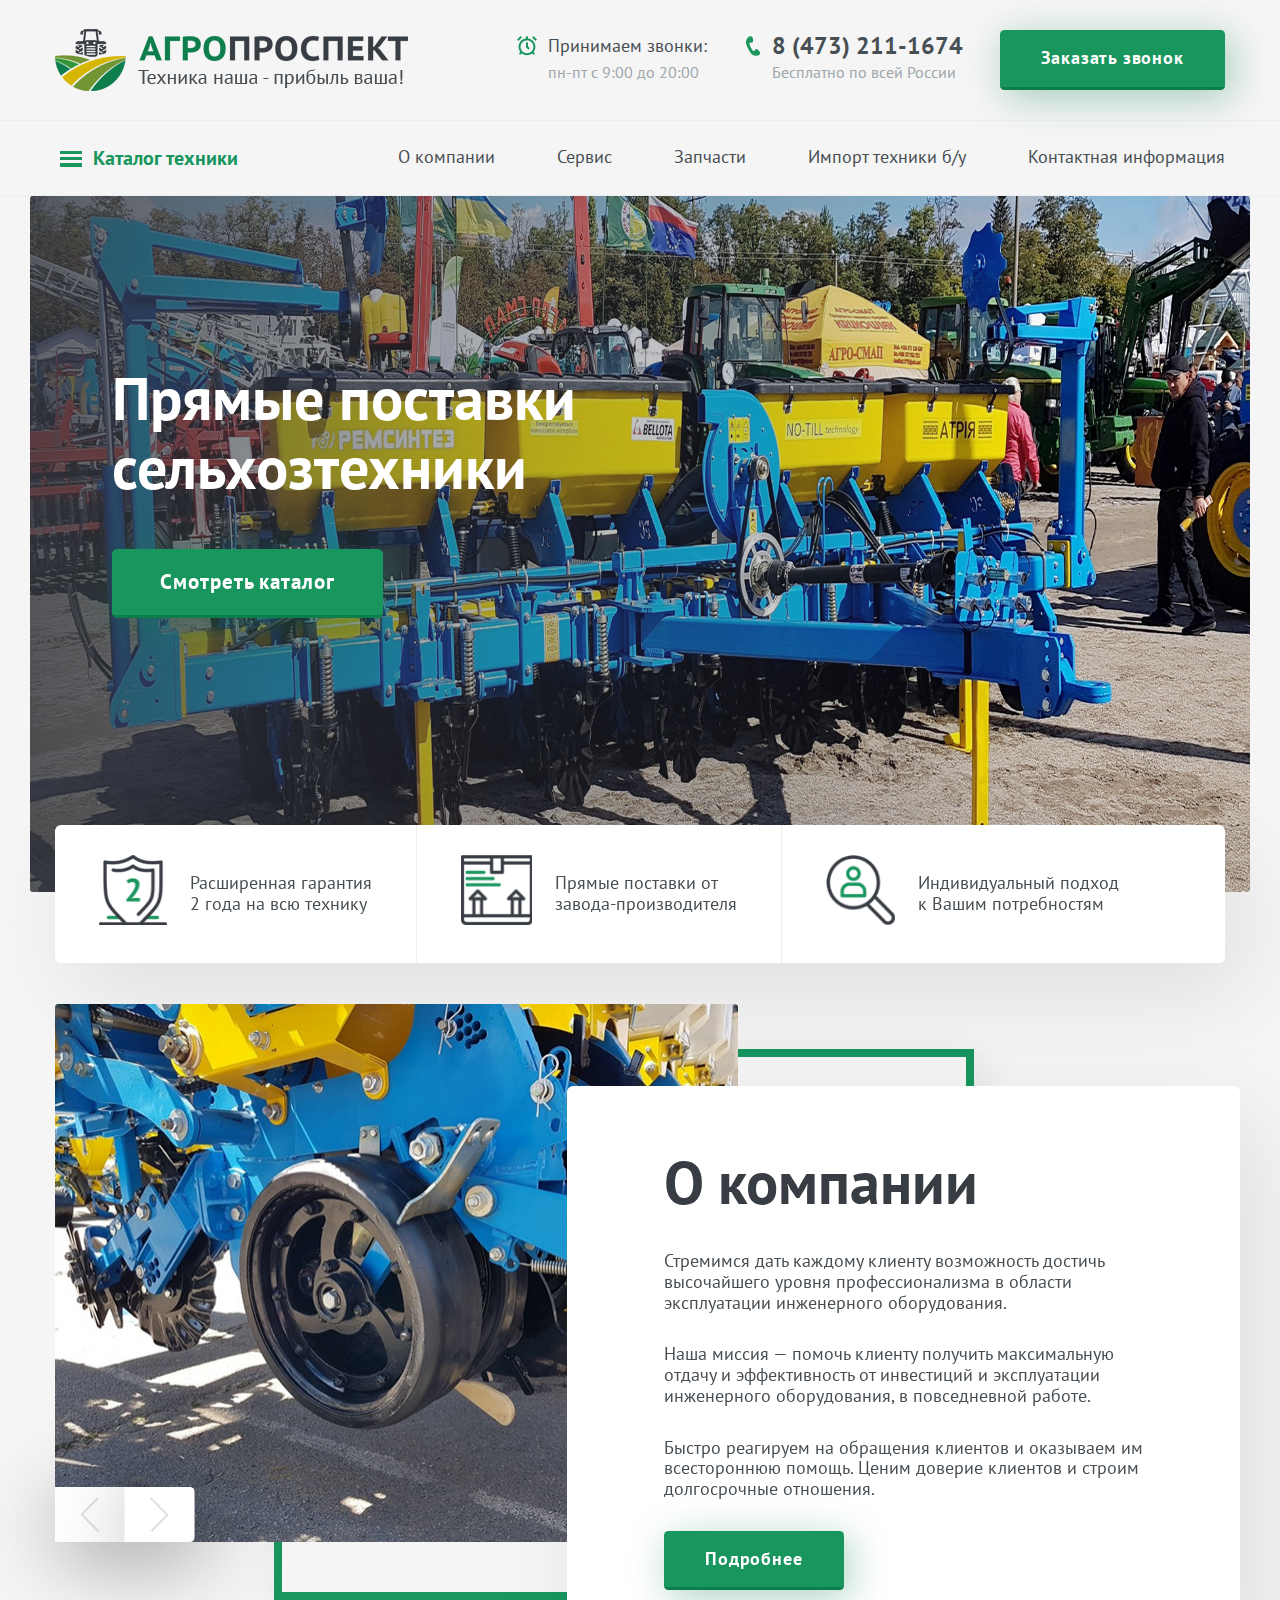
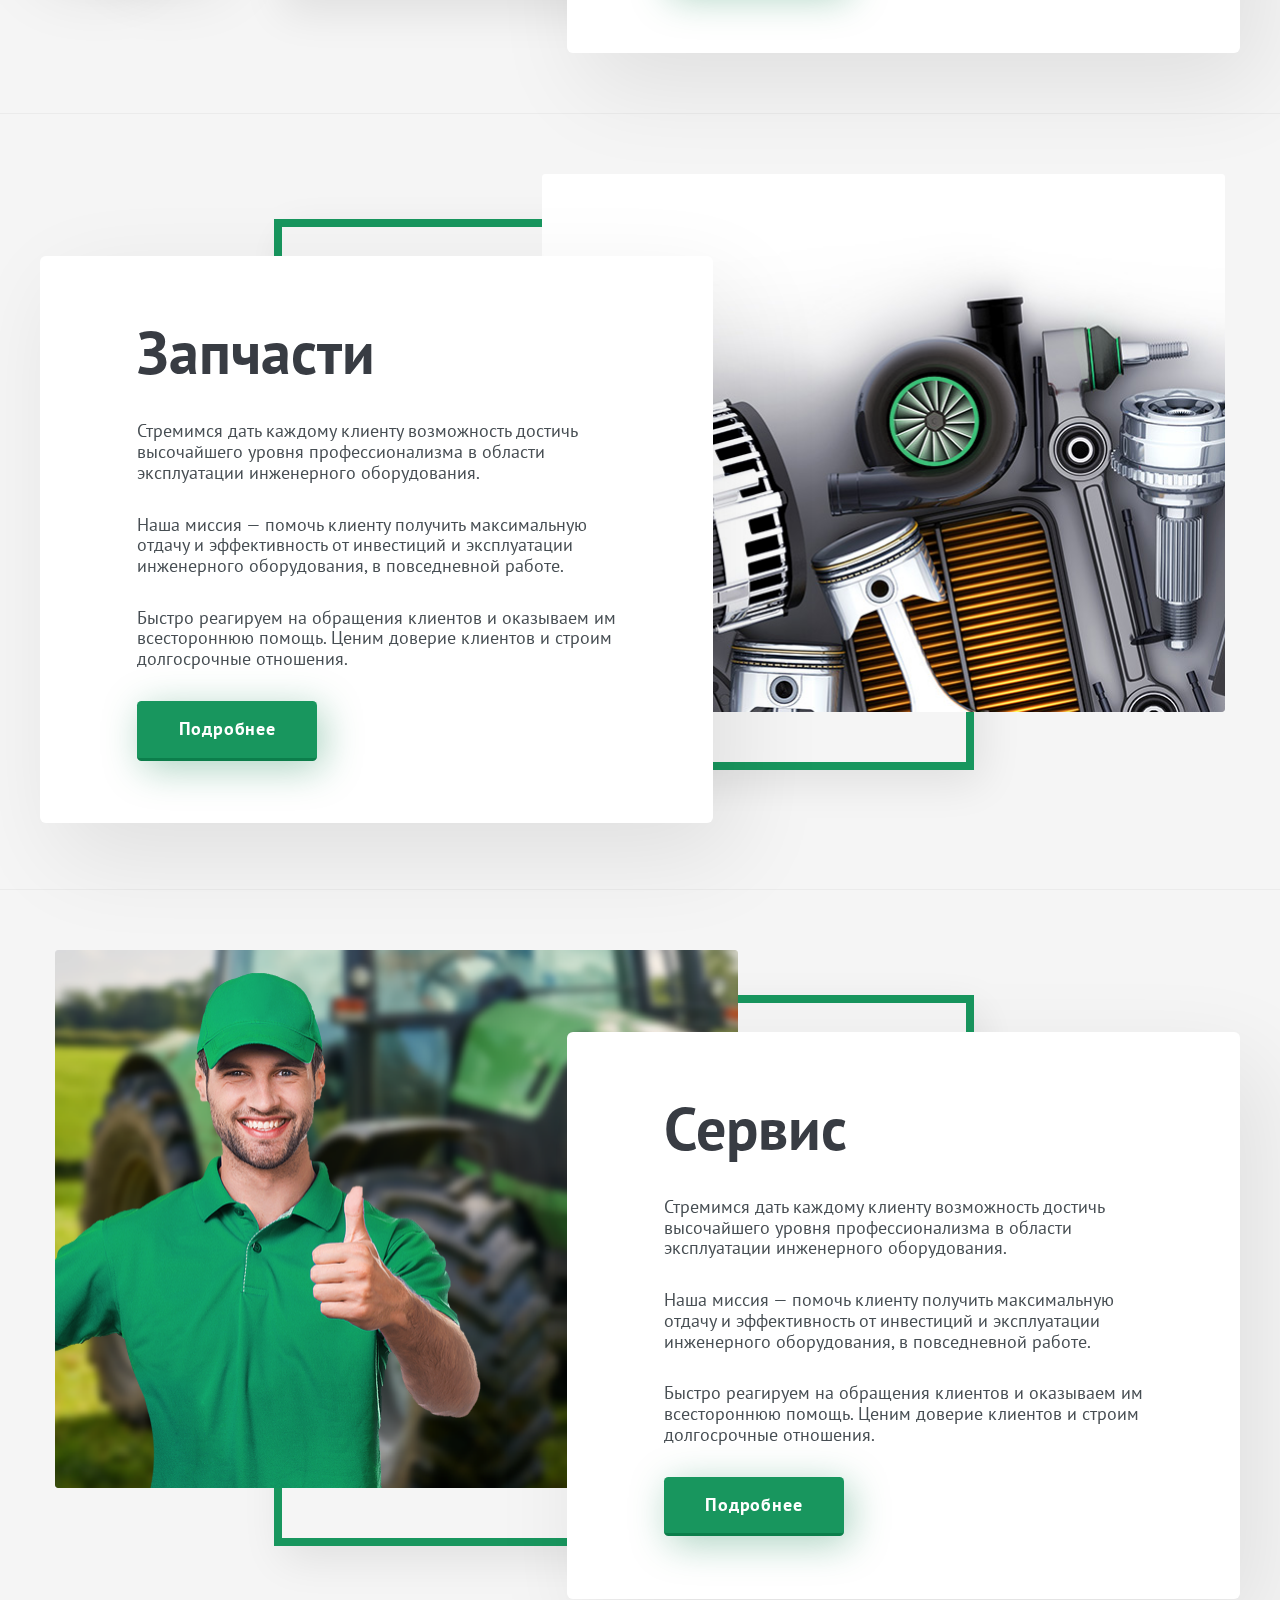
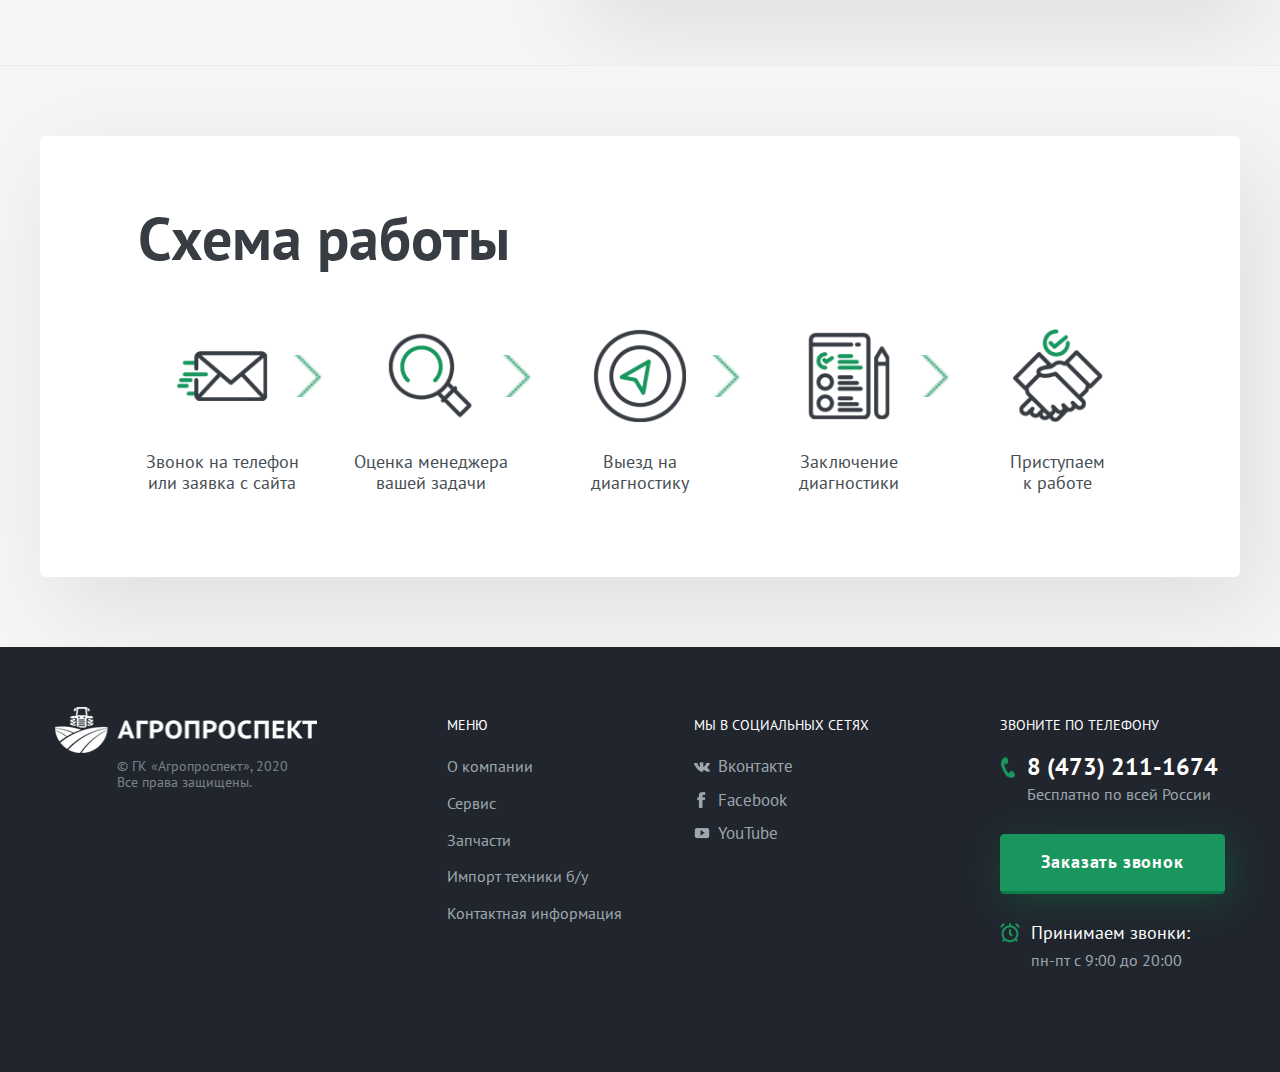
<file: index.html>
<!doctype html>
<html lang="ru">
<head>  
  <meta charset="utf-8">
  <meta http-equiv="X-UA-Compatible" content="IE=edge">
  <!-- Mobile viewport -->
  <meta name="viewport" content="width=device-width, initial-scale=1.0">
  <!-- Meta Tags -->
  <meta name="theme-color" content="#f5f5f5">
  <meta name="description" content="">
  <meta name="keywords" content="">
  <meta name="author" content="">
  <!-- Website Title -->
  <title>Page Title</title>
  <!-- Website Icon -->
  <link rel="apple-touch-icon" sizes="180x180" href="apple-touch-icon.png">
  <link rel="icon" sizes="192x192" type="image/x-icon" href="android-chrome-192x192.png">
  <link rel="icon" sizes="32x32" type="image/png" href="favicon-32x32.png">
  <link rel="icon" sizes="16x16" type="image/png" href="favicon-16x16.png">
  <!-- Include CSS -->
  <link rel="stylesheet" href="css/main.css">
</head>
<body>
  <header class="header">
    <div class="container">
      <div class="header__wrap">
        <a class="header__logo" href="#" target="_blank">
          <picture>
            <source srcset="img/logo-mobile.png" media="(max-width: 768px)">
            <img src="img/logo.png" alt="Агропроспект — Официальный диллер сельхозтехники">
          </picture>
        </a>

        <button class="burger header__navigation-btn js-burger-btn" aria-label="Меню">
          <span></span>
        </button>

        <div class="header-block-group">
          <div class="header-block header__block header__block--sm-last">
            <img class="header-block__icon" src="img/icons/clock.png" alt="Часы">
            <div class="header-block__content">
              <h3 class="header-block__title">Принимаем звонки:</h3>
              <span class="header-block__text">пн-пт с 9:00 до 20:00</span>
            </div>
          </div>
          
          <div class="header-block header__block header__block--sm-first">
            <img class="header-block__icon" src="img/icons/phone.png" alt="Телефон">
            <div class="header-block__content">
              <h3 class="header-block__title header-block__title--phone">
                <a href="tel:84732111674">8 (473) 211-1674</a>
              </h3>
              <span class="header-block__text">Бесплатно по всей России</span>
            </div>
          </div>
    
          <button class="btn header__btn js-open-popup"
                  data-form-title="Заказать звонок">
            Заказать звонок
          </button>
        </div>
  
      </div>
      <!-- /.header__wrap -->
    </div>
    <!-- /.container -->
  </header>
  <!-- /.header -->

  <div class="navigation">
    <div class="container">
      <div class="navigation__wrap">
        <button class="navigation__btn js-burger-btn" aria-label="Меню">
          <span class="burger">
            <span></span>
          </span>
          Каталог техники
        </button>
  
        <nav class="nav nav--popup">
          <button class="nav__close" aria-label="Закрыть меню">&times;</button>
          <ul class="nav__list">
            <li class="nav__item nav__item--sm-only"><a href="#">Каталог техники</a></li>
            <li class="nav__item"><a href="#">О компании</a></li>
            <li class="nav__item"><a href="#">Сервис</a></li>
            <li class="nav__item"><a href="#">Запчасти</a></li>
            <li class="nav__item"><a href="#">Импорт техники б/у</a></li>
            <li class="nav__item"><a href="#">Контактная информация</a></li>
          </ul>
        </nav>
        <!-- /.nav -->

        <ul class="submenu navigation__submenu">
          <li class="submenu__item"><a href="catalog/zernovye-seyalki.html">Зерновые сеялки</a></li>
          <li class="submenu__item"><a href="#">Пропашные сеялки</a></li>
          <li class="submenu__item"><a href="#">Культиваторы пропашные</a></li>
          <li class="submenu__item"><a href="#">Сцепки борон</a></li>
          <li class="submenu__item"><a href="#">Плуги</a></li>
          <li class="submenu__item"><a href="#">Культиваторы сплошной обработки</a></li>
          <li class="submenu__item"><a href="#">Техника для no-till</a></li>
          <li class="submenu__item"><a href="#">Импортная техника б/у</a></li>
        </ul>
        <!-- /.submenu -->
      </div>
      <!-- /.navigation__wrap -->
    </div>
    <!-- /.container -->
  </div>
  <!-- /.navigation -->

  <main>
    <section class="hero">
      <div class="hero-slider hero__slider">
        <div class="hero-slider-item">
          <img class="hero-slider-item__bg" src="img/hero/1.png" alt="">
          <div class="container hero-slider-item__content">
            <h2 class="hero__title">
              Прямые поставки<br>
              сельхозтехники
            </h2>
            <a class="btn hero__btn" href="./import.html" target="_blank">Смотреть каталог</a>
          </div>
          <!-- /.container -->
        </div>
        <!-- /.hero-slider__item -->
        <div class="hero-slider-item">
          <img class="hero-slider-item__bg" src="img/hero/1.png" alt="">
          <div class="container hero-slider-item__content">
            <h2 class="hero__title">
              О компании
            </h2>
            <a class="btn hero__btn" href="./about.html" target="_blank">Подробнее</a>
          </div>
          <!-- /.container -->
        </div>
        <!-- /.hero-slider__item -->
        <div class="hero-slider-item">
          <img class="hero-slider-item__bg" src="img/hero/1.png" alt="">
          <div class="container hero-slider-item__content">
            <h2 class="hero__title">
              Сервис
            </h2>
            <a class="btn hero__btn" href="./import.html" target="_blank">Подробнее</a>
          </div>
          <!-- /.container -->
        </div>
        <!-- /.hero-slider__item -->
      </div>
    </section>
    <!-- /.hero -->

    <div class="container">
      <div class="features features--middle">
        <h2 class="visually-hidden">Особенности</h2>
        <ul class="features__list card">
          <li class="features-item features__item">
            <img class="features-item__img" src="img/features/1.png" alt="">
            <p class="features-item__text">
              Расширенная гарантия<br>
              2 года на всю технику
            </p>
          </li>
          <li class="features-item features__item">
            <img class="features-item__img" src="img/features/2.png" alt="">
            <p class="features-item__text">
              Прямые поставки от<br>
              завода-производителя
            </p>
          </li>
          <li class="features-item features__item">
            <img class="features-item__img" src="img/features/3.png" alt="">
            <p class="features-item__text">
              Индивидуальный<br class="sm-only"> подход<br class="hide-sm">
              к Вашим<br class="sm-only"> потребностям
            </p>
          </li>
        </ul>
      </div>
      <!-- /.features -->
    </div>
    <!-- /.container -->

    <div class="presentations">

      <div class="presentation container">
        <div class="presentation-cover js-presentation-slider">
          <img src="img/cover1.png" alt="">
          <img src="img/cover2.png" alt="">
          <img src="img/cover3.png" alt="">
        </div>
        <div class="presentation-text card">
          <div class="presentation__wrap">
            <h3 class="presentation__title">О компании</h3>
            <p class="presentation__para">
              Стремимся дать каждому клиенту<br class="sm-only"> возможность достичь<br class="hide-sm">
              высочайшего<br class="sm-only"> уровня профессионализма в области<br>
              эксплуатации инженерного оборудования.
            </p>
            <p class="presentation__para">
              Наша миссия — помочь клиенту получить максимальную<br>
              отдачу и эффективность от инвестиций и эксплуатации<br>
              инженерного оборудования, в повседневной работе.
            </p>
            <p class="presentation__para">
              Быстро реагируем на обращения клиентов и оказываем им<br>
              всестороннюю помощь. Ценим доверие клиентов и строим<br>
              долгосрочные отношения.
            </p>
    
            <a class="btn presentation__btn" href="./about.html" target="_blank">Подробнее</a>
          </div>
          <!-- /.presentation__wrap -->
        </div>
      </div>
      <!-- /.presentation -->
  
      <hr>
  
      <div class="presentation presentation--reversed container">
        <div class="presentation-cover">
          <img src="img/cover2.png" alt="">
        </div>
        <div class="presentation-text card">
          <div class="presentation__wrap">
            <h3 class="presentation__title">Запчасти</h3>
            <p class="presentation__para">
              Стремимся дать каждому клиенту<br class="sm-only"> возможность достичь<br class="hide-sm">
              высочайшего<br class="sm-only"> уровня профессионализма в области<br>
              эксплуатации инженерного оборудования.
            </p>
            <p class="presentation__para">
              Наша миссия — помочь клиенту получить максимальную<br>
              отдачу и эффективность от инвестиций и эксплуатации<br>
              инженерного оборудования, в повседневной работе.
            </p>
            <p class="presentation__para">
              Быстро реагируем на обращения клиентов и оказываем им<br>
              всестороннюю помощь. Ценим доверие клиентов и строим<br>
              долгосрочные отношения.
            </p>
      
            <a class="btn presentation__btn" href="./details.html" target="_blank">Подробнее</a>
          </div>
          <!-- /.presentation__wrap -->
        </div>
      </div>
      <!-- /.presentation -->
  
      <hr>
  
      <div class="presentation container">
        <div class="presentation-cover">
          <img src="img/cover3.png" alt="">
        </div>
        <div class="presentation-text card">
          <div class="presentation__wrap">
            <h3 class="presentation__title">Сервис</h3>
            <p class="presentation__para">
              Стремимся дать каждому клиенту<br class="sm-only"> возможность достичь<br class="hide-sm">
              высочайшего<br class="sm-only"> уровня профессионализма в области<br>
              эксплуатации инженерного оборудования.
            </p>
            <p class="presentation__para">
              Наша миссия — помочь клиенту получить максимальную<br>
              отдачу и эффективность от инвестиций и эксплуатации<br>
              инженерного оборудования, в повседневной работе.
            </p>
            <p class="presentation__para">
              Быстро реагируем на обращения клиентов и оказываем им<br>
              всестороннюю помощь. Ценим доверие клиентов и строим<br>
              долгосрочные отношения.
            </p>
        
            <a class="btn presentation__btn" href="./import.html" target="_blank">Подробнее</a>
          </div>
          <!-- /.presentation__wrap -->
        </div>
      </div>
      <!-- /.presentation -->
    </div>
    <!-- .presentations -->

    <hr>

    <div class="">
      <div class="board">
        <div class="steps card container">
          <h3 class="steps__title">Схема работы</h3>
          <ul class="steps__list">
            <li class="steps-item">
              <div class="steps-item__img-wrap">
                <img class="steps-item__img" src="img/steps/1.png" alt="">
              </div>
              <!-- /.steps-item__img-wrap -->
              <p class="steps-item__text">
                Звонок на<br class="sm-only"> телефон<br class="hide-sm">
                или<br class="sm-only"> заявка с сайта
              </p>
            </li>
            <li class="steps-item">
              <div class="steps-item__img-wrap">
                <img class="steps-item__img" src="img/steps/2.png" alt="">
              </div>
              <p class="steps-item__text">
                Оценка менеджера<br>
                вашей задачи
              </p>
            </li>
            <li class="steps-item">
              <div class="steps-item__img-wrap">
                <img class="steps-item__img" src="img/steps/3.png" alt="">
              </div>
              <p class="steps-item__text">
                Выезд на<br>
                диагностику
              </p>
            </li>
            <li class="steps-item">
              <div class="steps-item__img-wrap">
                <img class="steps-item__img" src="img/steps/4.png" alt="">
              </div>
              <p class="steps-item__text">
                Заключение<br>
                диагностики
              </p>
            </li>
            <li class="steps-item">
              <div class="steps-item__img-wrap">
                <img class="steps-item__img" src="img/steps/5.png" alt="">
              </div>
              <p class="steps-item__text">
                Приступаем<br>
                к работе
              </p>
            </li>
          </ul>
          <!-- /.steps__list -->
        </div>
        <!-- /.steps -->
      </div>
      <!-- /.board -->
    </div>
    <!-- /.container -->
    
  </main>

  <footer class="footer">
    <div class="container">
      <div class="footer__wrap">

        <div class="footer-col footer-col--sm-last">
          <a class="footer__logo" href="#">
            <img src="img/logo2.png" alt="">
          </a>
          <small class="footer__copyright">
            © ГК «Агропроспект», 2020<br>
            Все права защищены.
          </small>
        </div>

        <div class="footer-menu-group">
          <div class="footer-col footer-menu-group__first">
            <h3 class="footer-col-title">Меню</h3>
            <nav class="nav nav--footer">
              <ul class="nav__list">
                <li class="nav__item"><a href="#">О компании</a></li>
                <li class="nav__item"><a href="#">Сервис</a></li>
                <li class="nav__item"><a href="#">Запчасти</a></li>
                <li class="nav__item"><a href="#">Импорт техники б/у</a></li>
                <li class="nav__item">
                  <a href="#">
                    <span class="hide-sm">Контактная информация</span>
                    <span class="sm-only">Контакты</span>
                  </a>
                </li>
              </ul>
            </nav>
            <!-- /.nav -->
          </div>
          
          <div class="footer-col">
            <h3 class="footer-col-title hide-sm">Мы в социальных сетях</h3>
            <h3 class="footer-col-title sm-only">Мы в соц. сетях</h3>
            <ul class="socials">
              <li class="socials__item">
                <a href="#">
                  <img class="socials__icon" src="img/socials/vk.png" alt="">
                  Вконтакте
                </a>
              </li>
              <li class="socials__item">
                <a href="#">
                  <img class="socials__icon" src="img/socials/fb.png" alt="">
                  Facebook
                </a>
              </li>
              <li class="socials__item">
                <a href="#">
                  <img class="socials__icon" src="img/socials/yt.png" alt="">
                  YouTube
                </a>
              </li>
            </ul>
          </div>
        </div>
        
        
        <div class="footer-col footer-col--sm-before-last">
          <h3 class="footer-col-title footer-col-title--sm-offset">Звоните по телефону</h3>
          
          <div class="header-block-group header-block-group--vertical">
            <div class="header-block header__block">
              <img class="header-block__icon" src="img/icons/phone.png" alt="Телефон">
              <div class="header-block__content">
                <h3 class="header-block__title header-block__title--phone">
                  <a href="tel:84732111674">8 (473) 211-1674</a>
                </h3>
                <span class="header-block__text">Бесплатно по всей России</span>
              </div>
            </div>
          
            <button class="btn js-open-popup"
                    data-form-title="Заказать звонок">
              Заказать звонок
            </button>

            <div class="header-block header__block">
              <img class="header-block__icon" src="img/icons/clock.png" alt="Часы">
              <div class="header-block__content">
                <h3 class="header-block__title">Принимаем звонки:</h3>
                <span class="header-block__text">пн-пт с 9:00 до 20:00</span>
              </div>
            </div>
          </div>
        </div>
        
      </div>
      <!-- /.footer__wrap -->
    </div>
    <!-- /.container -->
  </footer>
  <!-- /.footer -->

  <div class="modal">
    <div class="modal-content card">
      <button class="modal-close js-close-popup" aria-label="Закрыть попап">
        &times;
      </button>

      <form class="form" action="#">
        <div class="form__wrap">
          <h2 class="form__title js-form-title">Заказать звонок</h2>
  
          <label class="form-row">
            <span class="form-row__title">Ваше имя:</span>
            <input class="input" type="text" placeholder="Введите ваше имя...">
          </label>
          
          <label class="form-row">
            <span class="form-row__title">Ваш телефон:</span>
            <input class="input" type="tel" placeholder="Введите ваш телефон...">
          </label>
          
          <label class="form-row">
            <span class="form-row__title">Ваш e-mail:</span>
            <input class="input" type="email" placeholder="Введите ваш e-mail...">
          </label>
  
          <button class="btn form__btn js-send" type="submit">Отправить</button>
        </div>
        <!-- /.form__wrap -->

        <small class="form__important">
          Нажимая на кнопку, вы даете согласие на<br>
          обработку персональных данных и соглашаетесь<br>
          с <a href="#" target="_blank">политикой конфиденциальности</a>.
        </small>
      </form>

    </div>
    <!-- /.modal-content -->
  </div>
  <!-- /.modal -->

  <a class="visually-hidden" href="https://github.com/persiklover" target="_blank">GitHub разработчика</a>

  <script src="lib/jquery/jquery.min.js"></script>
  <script src="lib/picturefill/picturefill.min.js"></script>
  <script src="lib/owlcarousel/js/owl.carousel.min.js"></script>
  <script src="js/main.min.js"></script>
</body>
</html>
</file>
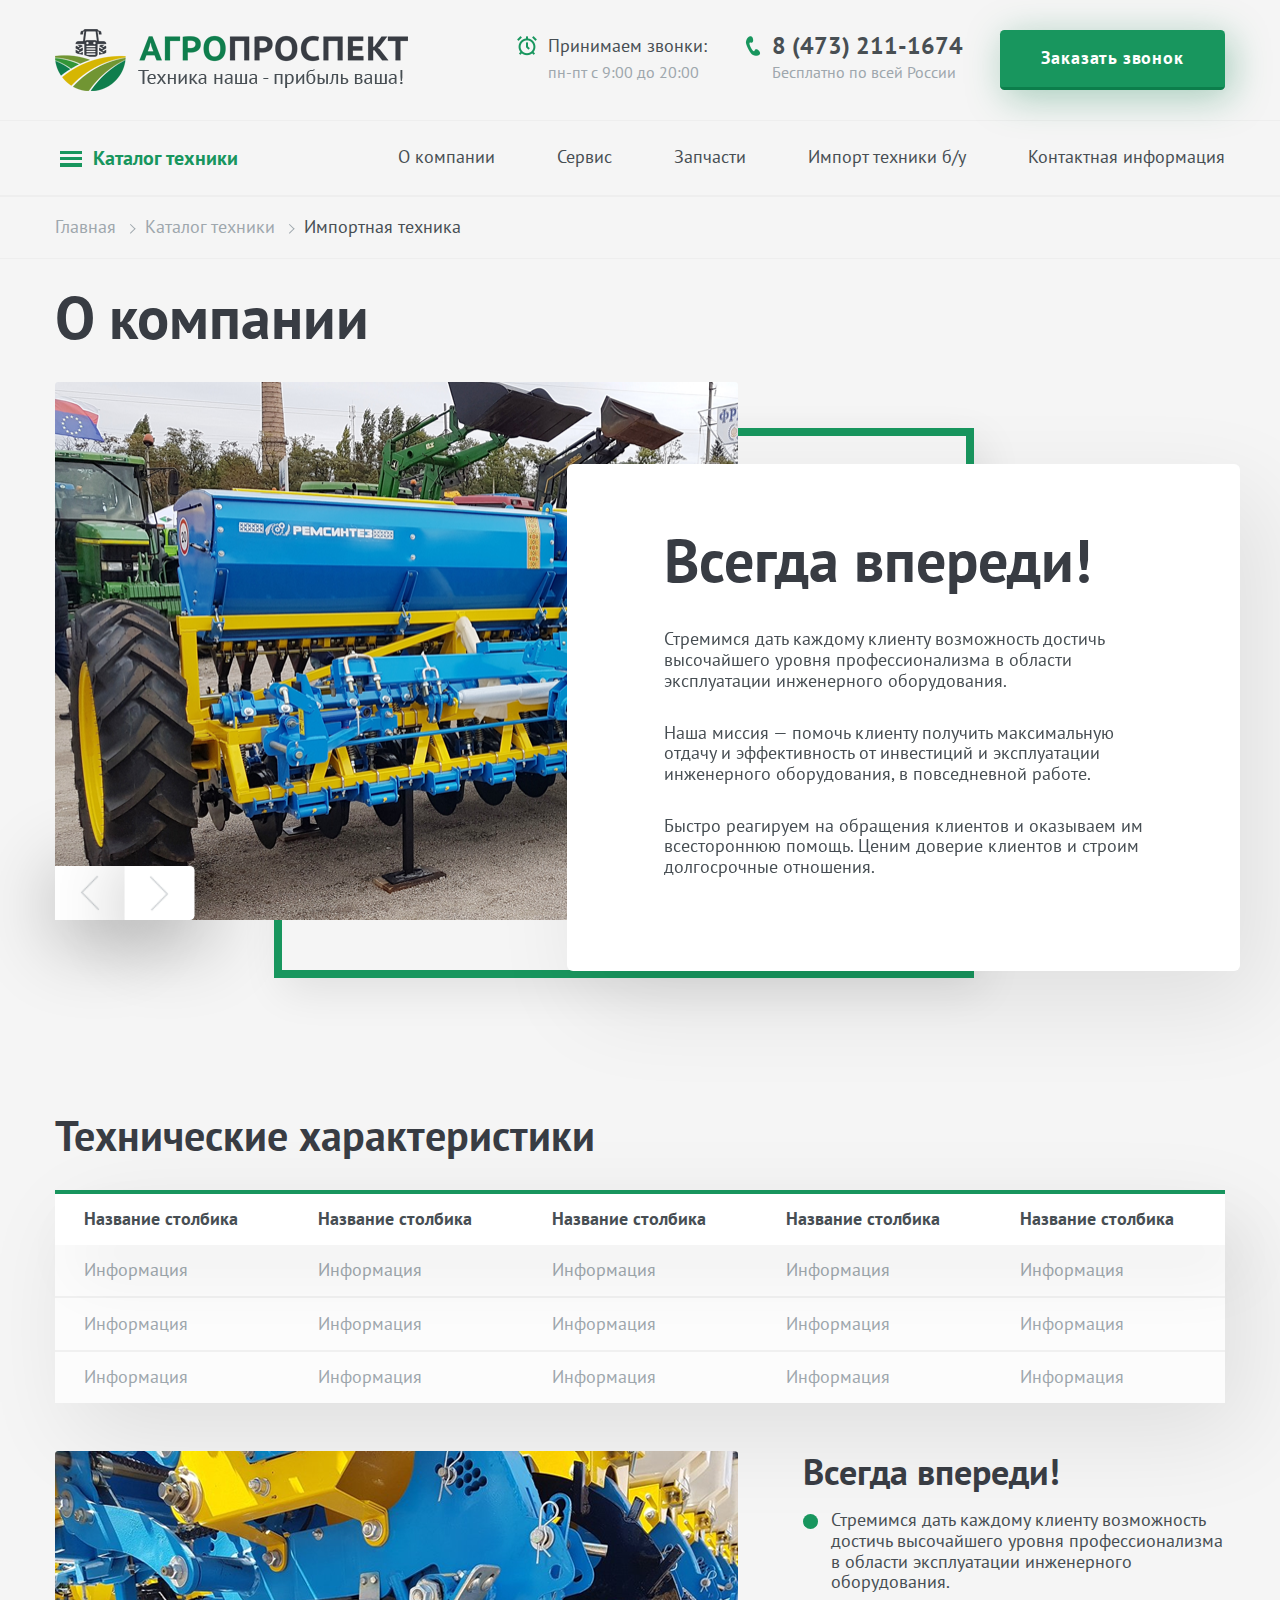
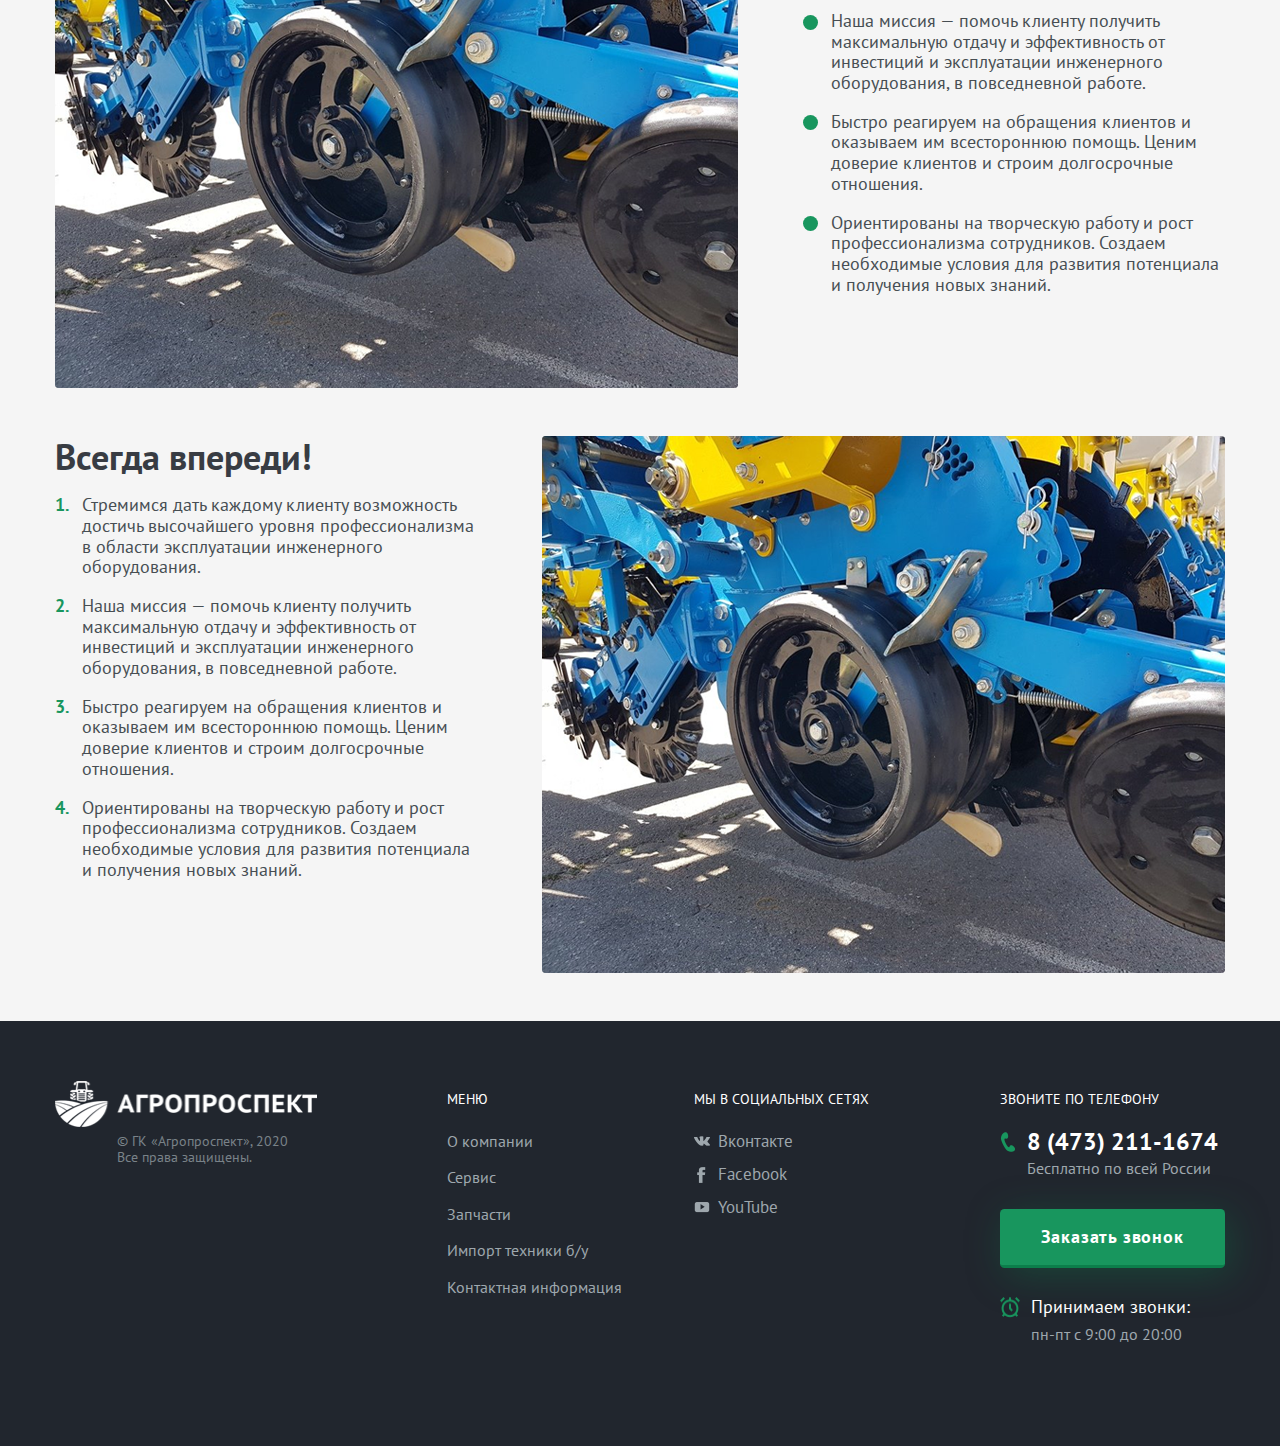
<file: about.html>
<!doctype html>
<html lang="ru">
<head>  
  <meta charset="utf-8">
  <meta http-equiv="X-UA-Compatible" content="IE=edge">
  <!-- Mobile viewport -->
  <meta name="viewport" content="width=device-width, initial-scale=1.0">
  <!-- Meta Tags -->
  <meta name="theme-color" content="#f5f5f5">
  <meta name="description" content="">
  <meta name="keywords" content="">
  <meta name="author" content="">
  <!-- <meta property="og:image" content="share.jpg"> -->
  <!-- Website Title -->
  <title>Page Title</title>
  <!-- Website Icon -->
  <link rel="apple-touch-icon" sizes="180x180" href="apple-touch-icon.png">
  <link rel="icon" sizes="192x192" type="image/x-icon" href="android-chrome-192x192.png">
  <link rel="icon" sizes="32x32" type="image/png" href="favicon-32x32.png">
  <link rel="icon" sizes="16x16" type="image/png" href="favicon-16x16.png">
  <!-- Include CSS -->
  <link rel="stylesheet" href="css/main.css">
</head>
<body>
  <header class="header">
    <div class="container">
      <div class="header__wrap">
        <a class="header__logo" href="#" target="_blank">
          <picture>
            <source srcset="img/logo-mobile.png" media="(max-width: 768px)">
            <img src="img/logo.png" alt="Агропроспект — Официальный диллер сельхозтехники">
          </picture>
        </a>

        <button class="burger header__navigation-btn js-burger-btn" aria-label="Меню">
          <span></span>
        </button>

        <div class="header-block-group">
          <div class="header-block header__block header__block--sm-last">
            <img class="header-block__icon" src="img/icons/clock.png" alt="Часы">
            <div class="header-block__content">
              <h3 class="header-block__title">Принимаем звонки:</h3>
              <span class="header-block__text">пн-пт с 9:00 до 20:00</span>
            </div>
          </div>
          
          <div class="header-block header__block header__block--sm-first">
            <img class="header-block__icon" src="img/icons/phone.png" alt="Телефон">
            <div class="header-block__content">
              <h3 class="header-block__title header-block__title--phone">
                <a href="tel:84732111674">8 (473) 211-1674</a>
              </h3>
              <span class="header-block__text">Бесплатно по всей России</span>
            </div>
          </div>
    
          <button class="btn js-open-popup" data-form-title="Заказать звонок">Заказать звонок</button>
        </div>
  
      </div>
      <!-- /.header__wrap -->
    </div>
    <!-- /.container -->
  </header>
  <!-- /.header -->

  <div class="navigation">
    <div class="container">
      <div class="navigation__wrap">
        <button class="navigation__btn js-burger-btn" aria-label="Меню">
          <span class="burger">
            <span></span>
          </span>
          Каталог техники
        </button>
  
        <nav class="nav nav--popup">
          <button class="nav__close" aria-label="Закрыть меню">&times;</button>
          <ul class="nav__list">
            <li class="nav__item nav__item--sm-only"><a href="#">Каталог техники</a></li>
            <li class="nav__item"><a href="#">О компании</a></li>
            <li class="nav__item"><a href="#">Сервис</a></li>
            <li class="nav__item"><a href="#">Запчасти</a></li>
            <li class="nav__item"><a href="#">Импорт техники б/у</a></li>
            <li class="nav__item"><a href="#">Контактная информация</a></li>
          </ul>
        </nav>
        <!-- /.nav -->

        <ul class="submenu navigation__submenu">
          <li class="submenu__item"><a href="#">Зерновые сеялки</a></li>
          <li class="submenu__item"><a href="#">Пропашные сеялки</a></li>
          <li class="submenu__item"><a href="#">Культиваторы пропашные</a></li>
          <li class="submenu__item"><a href="#">Сцепки борон</a></li>
          <li class="submenu__item"><a href="#">Плуги</a></li>
          <li class="submenu__item"><a href="#">Культиваторы сплошной обработки</a></li>
          <li class="submenu__item"><a href="#">Техника для no-till</a></li>
          <li class="submenu__item"><a href="#">Импортная техника б/у</a></li>
        </ul>
        <!-- /.submenu -->
      </div>
      <!-- /.navigation__wrap -->
    </div>
    <!-- /.container -->
  </div>
  <!-- /.navigation -->

  <div class="breadcrumb">
    <div class="container">
      <ul class="breadcrumb-list">
        <li class="breadcrumb-item"><a href="#">Главная</a></li>
        <li class="breadcrumb-item"><a href="#">Каталог техники</a></li>
        <li class="breadcrumb-item"><a href="#">Импортная техника</a></li>
      </ul>
      <!-- /.breadcrumb__list -->
    </div>
    <!-- /.container -->
  </div>
  <!-- /.breadcrumb -->

  <main class="page">
    <div class="container">

      <h1 class="page__title">О компании</h1>
    </div>
    <!-- /.container -->

    <div class="presentation presentation--mb container">
      <div class="presentation-cover js-presentation-slider">
        <img src="img/cover4.png" alt="">
        <img src="img/cover4.png" alt="">
      </div>
      <div class="presentation-text card">
        <div class="presentation__wrap">
          <h3 class="presentation__title">Всегда впереди!</h3>

          <p class="presentation__para">
            Стремимся дать каждому клиенту возможность достичь<br>
            высочайшего уровня профессионализма в области<br>
            эксплуатации инженерного оборудования.
          </p>
          <p class="presentation__para">
            Наша миссия — помочь клиенту получить максимальную<br>
            отдачу и эффективность от инвестиций и эксплуатации<br>
            инженерного оборудования, в повседневной работе.
          </p>
          <p class="presentation__para">
            Быстро реагируем на обращения клиентов и оказываем им<br>
            всестороннюю помощь. Ценим доверие клиентов и строим<br>
            долгосрочные отношения.
          </p>
        </div>
      </div>
    </div>
    <!-- /.presentation -->

    <div class="page__block">
      <div class="container">
        <h2 class="page__subtitle">Технические характеристики</h2>

        <div class="table-wrap">
          <table class="table card">
            <thead>
              <tr class="tr">
                <th class="th">Название столбика</th>
                <th class="th">Название столбика</th>
                <th class="th">Название столбика</th>
                <th class="th">Название столбика</th>
                <th class="th">Название столбика</th>
              </tr>
            </thead>
            <tbody>
              <tr class="tr">
                <td class="td">Информация</td>
                <td class="td">Информация</td>
                <td class="td">Информация</td>
                <td class="td">Информация</td>
                <td class="td">Информация</td>
              </tr>
              <tr class="tr">
                <td class="td">Информация</td>
                <td class="td">Информация</td>
                <td class="td">Информация</td>
                <td class="td">Информация</td>
                <td class="td">Информация</td>
              </tr>
              <tr class="tr">
                <td class="td">Информация</td>
                <td class="td">Информация</td>
                <td class="td">Информация</td>
                <td class="td">Информация</td>
                <td class="td">Информация</td>
              </tr>
            </tbody>
          </table>
          <!-- /.table -->
        </div>
        <!-- /.table-wrap -->
      </div>
      <!-- /.container -->
    </div>
    <!-- /.tech -->

    <div class="">
      <div class="container page-aside-block page__block">
        <img class="page-aside-block__img" src="img/cover1.png" alt="">
        <aside class="page-aside-block__content">
          <h4 class="page-aside-block__title">Всегда впереди!</h4>
          <ul class="page-aside-block-list">
            <li>
              Стремимся дать каждому клиенту возможность достичь высочайшего уровня профессионализма в области эксплуатации
              инженерного оборудования.
            </li>
            <li>
              Наша миссия — помочь клиенту получить максимальную отдачу и эффективность от инвестиций и эксплуатации инженерного
              оборудования, в повседневной работе.
            </li>
            <li>
              Быстро реагируем на обращения клиентов и оказываем им всестороннюю помощь. Ценим доверие клиентов и строим долгосрочные
              отношения.
            </li>
            <li>
              Ориентированы на творческую работу и рост профессионализма сотрудников. Создаем необходимые условия для развития
              потенциала и получения новых знаний.
            </li>
          </ul>
          <!-- /.page-aside-block-list -->
        </aside>
      </div>
      <!-- /.page-aside-block -->

      <div class="container page-aside-block page-aside-block--reversed  page__block">
        <img class="page-aside-block__img" src="img/cover1.png" alt="">
        <aside class="page-aside-block__content">
          <h4 class="page-aside-block__title">Всегда впереди!</h4>
          <ol class="page-aside-block-list">
            <li>
              Стремимся дать каждому клиенту возможность достичь высочайшего уровня профессионализма в области эксплуатации
              инженерного оборудования.
            </li>
            <li>
              Наша миссия — помочь клиенту получить максимальную отдачу и эффективность от инвестиций и эксплуатации
              инженерного
              оборудования, в повседневной работе.
            </li>
            <li>
              Быстро реагируем на обращения клиентов и оказываем им всестороннюю помощь. Ценим доверие клиентов и строим
              долгосрочные
              отношения.
            </li>
            <li>
              Ориентированы на творческую работу и рост профессионализма сотрудников. Создаем необходимые условия для развития
              потенциала и получения новых знаний.
            </li>
          </ol>
          <!-- /.page-aside-block-list -->
        </aside>
      </div>
      <!-- /.page-aside-block -->
    </div>
    <!-- /.container -->

    
  </main>

  <footer class="footer">
    <div class="container">
      <div class="footer__wrap">

        <div class="footer-col footer-col--sm-last">
          <a class="footer__logo" href="#">
            <img src="img/logo2.png" alt="">
          </a>
          <small class="footer__copyright">
            © ГК «Агропроспект», 2020<br>
            Все права защищены.
          </small>
        </div>

        <div class="footer-menu-group">
          <div class="footer-col footer-menu-group__first">
            <h3 class="footer-col-title">Меню</h3>
            <nav class="nav nav--footer">
              <ul class="nav__list">
                <li class="nav__item"><a href="#">О компании</a></li>
                <li class="nav__item"><a href="#">Сервис</a></li>
                <li class="nav__item"><a href="#">Запчасти</a></li>
                <li class="nav__item"><a href="#">Импорт техники б/у</a></li>
                <li class="nav__item">
                  <a href="#">
                    <span class="hide-sm">Контактная информация</span>
                    <span class="sm-only">Контакты</span>
                  </a>
                </li>
              </ul>
            </nav>
            <!-- /.nav -->
          </div>
          
          <div class="footer-col">
            <h3 class="footer-col-title hide-sm">Мы в социальных сетях</h3>
            <h3 class="footer-col-title sm-only">Мы в соц. сетях</h3>
            <ul class="socials">
              <li class="socials__item">
                <a href="#">
                  <img class="socials__icon" src="img/socials/vk.png" alt="">
                  Вконтакте
                </a>
              </li>
              <li class="socials__item">
                <a href="#">
                  <img class="socials__icon" src="img/socials/fb.png" alt="">
                  Facebook
                </a>
              </li>
              <li class="socials__item">
                <a href="#">
                  <img class="socials__icon" src="img/socials/yt.png" alt="">
                  YouTube
                </a>
              </li>
            </ul>
          </div>
        </div>
        
        
        <div class="footer-col footer-col--sm-before-last">
          <h3 class="footer-col-title footer-col-title--sm-offset">Звоните по телефону</h3>
          
          <div class="header-block-group header-block-group--vertical">
            <div class="header-block header__block">
              <img class="header-block__icon" src="img/icons/phone.png" alt="Телефон">
              <div class="header-block__content">
                <h3 class="header-block__title header-block__title--phone">
                  <a href="tel:84732111674">8 (473) 211-1674</a>
                </h3>
                <span class="header-block__text">Бесплатно по всей России</span>
              </div>
            </div>
          
            <button class="btn js-open-popup" data-form-title="Заказать звонок">Заказать звонок</button>

            <div class="header-block header__block">
              <img class="header-block__icon" src="img/icons/clock.png" alt="Часы">
              <div class="header-block__content">
                <h3 class="header-block__title">Принимаем звонки:</h3>
                <span class="header-block__text">пн-пт с 9:00 до 20:00</span>
              </div>
            </div>
          </div>
        </div>
        
      </div>
      <!-- /.footer__wrap -->
    </div>
    <!-- /.container -->
  </footer>
  <!-- /.footer -->

  <div class="modal">
    <div class="modal-content card">
      <button class="modal-close js-close-popup" aria-label="Закрыть попап">
        &times;
      </button>
  
      <form class="form" action="#">
        <div class="form__wrap">
          <h2 class="form__title">
            <span class="hide-sm">
              Запросить<br>
              предложение
            </span>
            <span class="sm-only">
              Заказать звонок
            </span>
          </h2>
  
          <label class="form-row">
            <span class="form-row__title">Ваше имя:</span>
            <input class="input" type="text" placeholder="Введите ваше имя...">
          </label>
  
          <label class="form-row">
            <span class="form-row__title">Ваш телефон:</span>
            <input class="input" type="tel" placeholder="Введите ваш телефон...">
          </label>
  
          <label class="form-row">
            <span class="form-row__title">Ваш e-mail:</span>
            <input class="input" type="email" placeholder="Введите ваш e-mail...">
          </label>
  
          <button class="btn form__btn js-send" type="submit">Отправить</button>
        </div>
        <!-- /.form__wrap -->
  
        <small class="form__important">
          Нажимая на кнопку, вы даете согласие на<br>
          обработку персональных данных и соглашаетесь<br>
          с <a href="#" target="_blank">политикой конфиденциальности</a>.
        </small>
      </form>
  
    </div>
    <!-- /.modal-content -->
  </div>
  <!-- /.modal -->

  <a class="visually-hidden" href="https://github.com/persiklover" target="_blank">GitHub разработчика</a>

  <script src="lib/jquery/jquery.min.js"></script>
  <script src="lib/picturefill/picturefill.min.js"></script>
  <script src="lib/owlcarousel/js/owl.carousel.min.js"></script>
  <script src="js/main.min.js"></script>
</body>
</html>
</file>
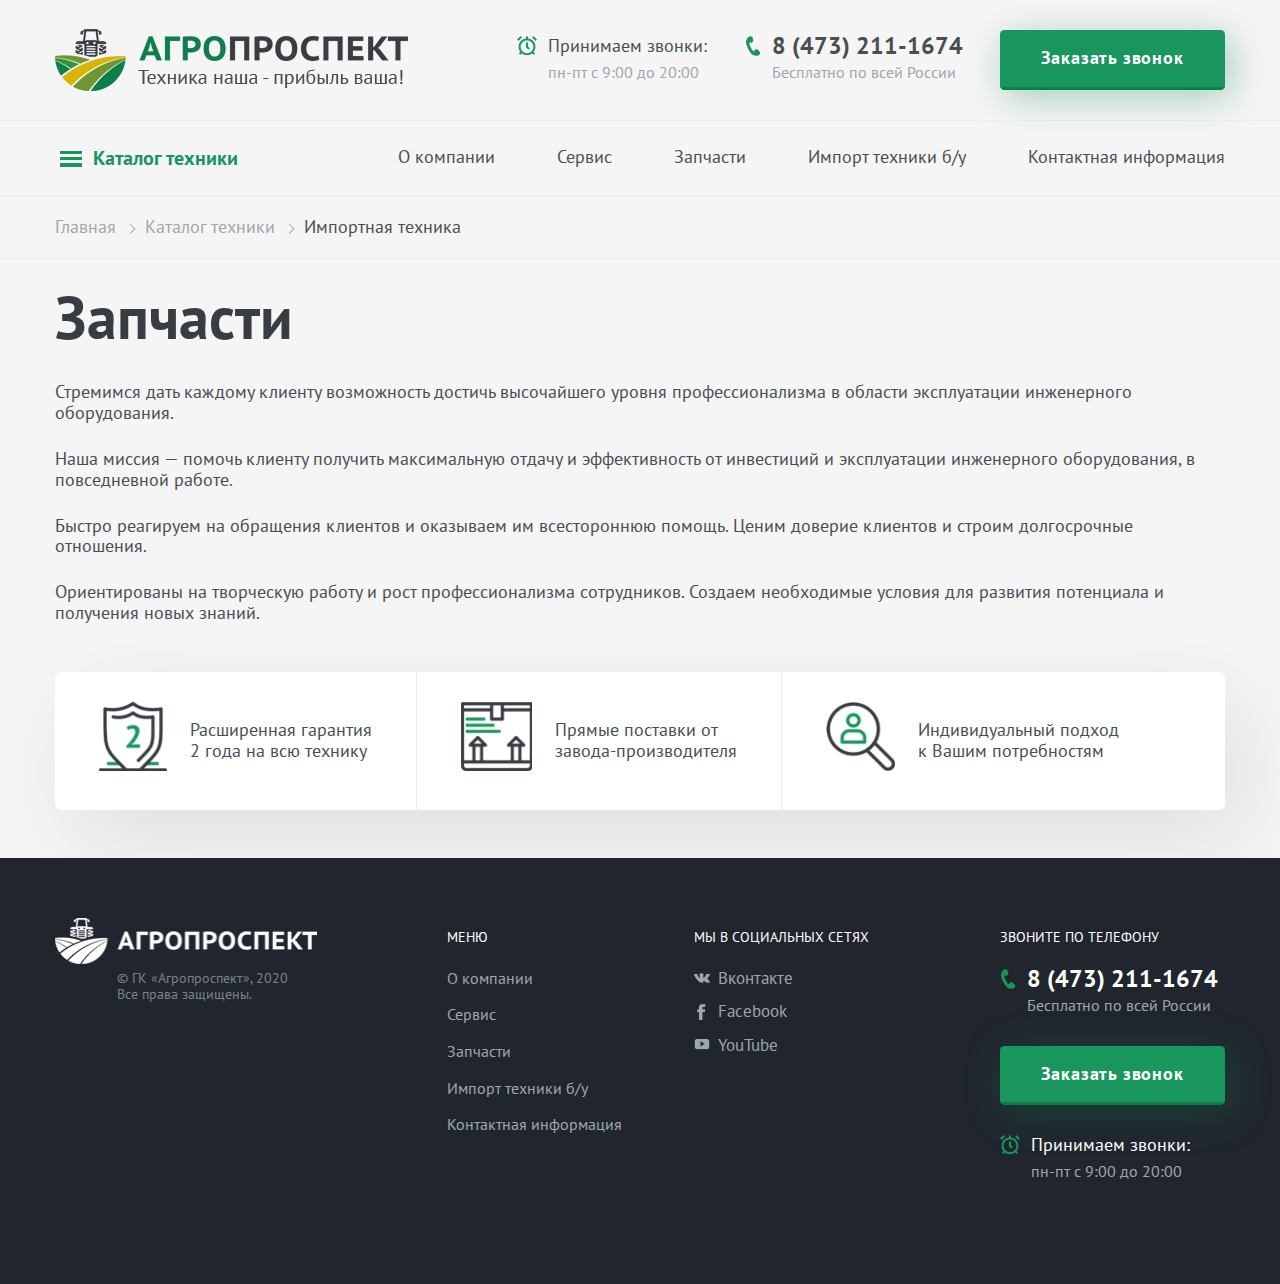
<file: details.html>
<!doctype html>
<html lang="ru">
<head>  
  <meta charset="utf-8">
  <meta http-equiv="X-UA-Compatible" content="IE=edge">
  <!-- Mobile viewport -->
  <meta name="viewport" content="width=device-width, initial-scale=1.0">
  <!-- Meta Tags -->
  <meta name="theme-color" content="#f5f5f5">
  <meta name="description" content="">
  <meta name="keywords" content="">
  <meta name="author" content="">
  <!-- <meta property="og:image" content="share.jpg"> -->
  <!-- Website Title -->
  <title>Page Title</title>
  <!-- Website Icon -->
  <link rel="apple-touch-icon" sizes="180x180" href="apple-touch-icon.png">
  <link rel="icon" sizes="192x192" type="image/x-icon" href="android-chrome-192x192.png">
  <link rel="icon" sizes="32x32" type="image/png" href="favicon-32x32.png">
  <link rel="icon" sizes="16x16" type="image/png" href="favicon-16x16.png">
  <!-- Include CSS -->
  <link rel="stylesheet" href="css/main.css">
</head>
<body>
  <header class="header">
    <div class="container">
      <div class="header__wrap">
        <a class="header__logo" href="#" target="_blank">
          <picture>
            <source srcset="img/logo-mobile.png" media="(max-width: 768px)">
            <img src="img/logo.png" alt="Агропроспект — Официальный диллер сельхозтехники">
          </picture>
        </a>

        <button class="burger header__navigation-btn js-burger-btn" aria-label="Меню">
          <span></span>
        </button>

        <div class="header-block-group">
          <div class="header-block header__block header__block--sm-last">
            <img class="header-block__icon" src="img/icons/clock.png" alt="Часы">
            <div class="header-block__content">
              <h3 class="header-block__title">Принимаем звонки:</h3>
              <span class="header-block__text">пн-пт с 9:00 до 20:00</span>
            </div>
          </div>
          
          <div class="header-block header__block header__block--sm-first">
            <img class="header-block__icon" src="img/icons/phone.png" alt="Телефон">
            <div class="header-block__content">
              <h3 class="header-block__title header-block__title--phone">
                <a href="tel:84732111674">8 (473) 211-1674</a>
              </h3>
              <span class="header-block__text">Бесплатно по всей России</span>
            </div>
          </div>
    
          <button class="btn js-open-popup" data-form-title="Заказать звонок">Заказать звонок</button>
        </div>
  
      </div>
      <!-- /.header__wrap -->
    </div>
    <!-- /.container -->
  </header>
  <!-- /.header -->

  <div class="navigation">
    <div class="container">
      <div class="navigation__wrap">
        <button class="navigation__btn js-burger-btn" aria-label="Меню">
          <span class="burger">
            <span></span>
          </span>
          Каталог техники
        </button>
  
        <nav class="nav nav--popup">
          <button class="nav__close" aria-label="Закрыть меню">&times;</button>
          <ul class="nav__list">
            <li class="nav__item nav__item--sm-only"><a href="#">Каталог техники</a></li>
            <li class="nav__item"><a href="#">О компании</a></li>
            <li class="nav__item"><a href="#">Сервис</a></li>
            <li class="nav__item"><a href="#">Запчасти</a></li>
            <li class="nav__item"><a href="#">Импорт техники б/у</a></li>
            <li class="nav__item"><a href="#">Контактная информация</a></li>
          </ul>
        </nav>
        <!-- /.nav -->

        <ul class="submenu navigation__submenu">
          <li class="submenu__item"><a href="#">Зерновые сеялки</a></li>
          <li class="submenu__item"><a href="#">Пропашные сеялки</a></li>
          <li class="submenu__item"><a href="#">Культиваторы пропашные</a></li>
          <li class="submenu__item"><a href="#">Сцепки борон</a></li>
          <li class="submenu__item"><a href="#">Плуги</a></li>
          <li class="submenu__item"><a href="#">Культиваторы сплошной обработки</a></li>
          <li class="submenu__item"><a href="#">Техника для no-till</a></li>
          <li class="submenu__item"><a href="#">Импортная техника б/у</a></li>
        </ul>
        <!-- /.submenu -->
      </div>
      <!-- /.navigation__wrap -->
    </div>
    <!-- /.container -->
  </div>
  <!-- /.navigation -->

  <div class="breadcrumb">
    <div class="container">
      <ul class="breadcrumb-list">
        <li class="breadcrumb-item"><a href="#">Главная</a></li>
        <li class="breadcrumb-item"><a href="#">Каталог техники</a></li>
        <li class="breadcrumb-item"><a href="#">Импортная техника</a></li>
      </ul>
      <!-- /.breadcrumb__list -->
    </div>
    <!-- /.container -->
  </div>
  <!-- /.breadcrumb -->

  <main class="page">
    <div class="container">
      <h1 class="page__title page__title--sm-small-marbot">Запчасти</h1>

      <p class="page__para">
        Стремимся дать каждому клиенту возможность достичь высочайшего уровня профессионализма в области эксплуатации
        инженерного оборудования.
      </p>
      <p class="page__para">
        Наша миссия — помочь клиенту получить максимальную отдачу и эффективность от инвестиций и эксплуатации инженерного
        оборудования, в повседневной работе.
      </p>
      <p class="page__para">
        Быстро реагируем на обращения клиентов и оказываем им всестороннюю помощь. Ценим доверие клиентов и строим долгосрочные
        отношения.
      </p>
      <p class="page__para">
        Ориентированы на творческую работу и рост профессионализма сотрудников. Создаем необходимые условия для развития
        потенциала и получения новых знаний.
      </p>
    </div>
    <!-- /.container -->

    <div class="container page__block">
      <div class="features">
        <h2 class="visually-hidden">Особенности</h2>
        <ul class="features__list card">
          <li class="features-item features__item">
            <img class="features-item__img" src="img/features/1.png" alt="">
            <p class="features-item__text">
              Расширенная гарантия<br>
              2 года на всю технику
            </p>
          </li>
          <li class="features-item features__item">
            <img class="features-item__img" src="img/features/2.png" alt="">
            <p class="features-item__text">
              Прямые поставки от<br>
              завода-производителя
            </p>
          </li>
          <li class="features-item features__item">
            <img class="features-item__img" src="img/features/3.png" alt="">
            <p class="features-item__text">
              Индивидуальный<br class="sm-only"> подход<br class="hide-sm">
              к Вашим<br class="sm-only"> потребностям
            </p>
          </li>
        </ul>
      </div>
      <!-- /.features -->
    </div>
    <!-- /.container -->

    
  </main>

  <footer class="footer">
    <div class="container">
      <div class="footer__wrap">

        <div class="footer-col footer-col--sm-last">
          <a class="footer__logo" href="#">
            <img src="img/logo2.png" alt="">
          </a>
          <small class="footer__copyright">
            © ГК «Агропроспект», 2020<br>
            Все права защищены.
          </small>
        </div>

        <div class="footer-menu-group">
          <div class="footer-col footer-menu-group__first">
            <h3 class="footer-col-title">Меню</h3>
            <nav class="nav nav--footer">
              <ul class="nav__list">
                <li class="nav__item"><a href="#">О компании</a></li>
                <li class="nav__item"><a href="#">Сервис</a></li>
                <li class="nav__item"><a href="#">Запчасти</a></li>
                <li class="nav__item"><a href="#">Импорт техники б/у</a></li>
                <li class="nav__item">
                  <a href="#">
                    <span class="hide-sm">Контактная информация</span>
                    <span class="sm-only">Контакты</span>
                  </a>
                </li>
              </ul>
            </nav>
            <!-- /.nav -->
          </div>
          
          <div class="footer-col">
            <h3 class="footer-col-title hide-sm">Мы в социальных сетях</h3>
            <h3 class="footer-col-title sm-only">Мы в соц. сетях</h3>
            <ul class="socials">
              <li class="socials__item">
                <a href="#">
                  <img class="socials__icon" src="img/socials/vk.png" alt="">
                  Вконтакте
                </a>
              </li>
              <li class="socials__item">
                <a href="#">
                  <img class="socials__icon" src="img/socials/fb.png" alt="">
                  Facebook
                </a>
              </li>
              <li class="socials__item">
                <a href="#">
                  <img class="socials__icon" src="img/socials/yt.png" alt="">
                  YouTube
                </a>
              </li>
            </ul>
          </div>
        </div>
        
        
        <div class="footer-col footer-col--sm-before-last">
          <h3 class="footer-col-title footer-col-title--sm-offset">Звоните по телефону</h3>
          
          <div class="header-block-group header-block-group--vertical">
            <div class="header-block header__block">
              <img class="header-block__icon" src="img/icons/phone.png" alt="Телефон">
              <div class="header-block__content">
                <h3 class="header-block__title header-block__title--phone">
                  <a href="tel:84732111674">8 (473) 211-1674</a>
                </h3>
                <span class="header-block__text">Бесплатно по всей России</span>
              </div>
            </div>
          
            <button class="btn js-open-popup" data-form-title="Заказать звонок">Заказать звонок</button>

            <div class="header-block header__block">
              <img class="header-block__icon" src="img/icons/clock.png" alt="Часы">
              <div class="header-block__content">
                <h3 class="header-block__title">Принимаем звонки:</h3>
                <span class="header-block__text">пн-пт с 9:00 до 20:00</span>
              </div>
            </div>
          </div>
        </div>
        
      </div>
      <!-- /.footer__wrap -->
    </div>
    <!-- /.container -->
  </footer>
  <!-- /.footer -->

  <div class="modal">
    <div class="modal-content card">
      <button class="modal-close js-close-popup" aria-label="Закрыть попап">
        &times;
      </button>
  
      <form class="form" action="#">
        <div class="form__wrap">
          <h2 class="form__title">
            <span class="hide-sm">
              Запросить<br>
              предложение
            </span>
            <span class="sm-only">
              Заказать звонок
            </span>
          </h2>
  
          <label class="form-row">
            <span class="form-row__title">Ваше имя:</span>
            <input class="input" type="text" placeholder="Введите ваше имя...">
          </label>
  
          <label class="form-row">
            <span class="form-row__title">Ваш телефон:</span>
            <input class="input" type="tel" placeholder="Введите ваш телефон...">
          </label>
  
          <label class="form-row">
            <span class="form-row__title">Ваш e-mail:</span>
            <input class="input" type="email" placeholder="Введите ваш e-mail...">
          </label>
  
          <button class="btn form__btn js-send" type="submit">Отправить</button>
        </div>
        <!-- /.form__wrap -->
  
        <small class="form__important">
          Нажимая на кнопку, вы даете согласие на<br>
          обработку персональных данных и соглашаетесь<br>
          с <a href="#" target="_blank">политикой конфиденциальности</a>.
        </small>
      </form>
  
    </div>
    <!-- /.modal-content -->
  </div>
  <!-- /.modal -->

  <a class="visually-hidden" href="https://github.com/persiklover" target="_blank">GitHub разработчика</a>

  <script src="lib/jquery/jquery.min.js"></script>
  <script src="lib/picturefill/picturefill.min.js"></script>
  <script src="lib/owlcarousel/js/owl.carousel.min.js"></script>
  <script src="js/main.min.js"></script>
</body>
</html>
</file>
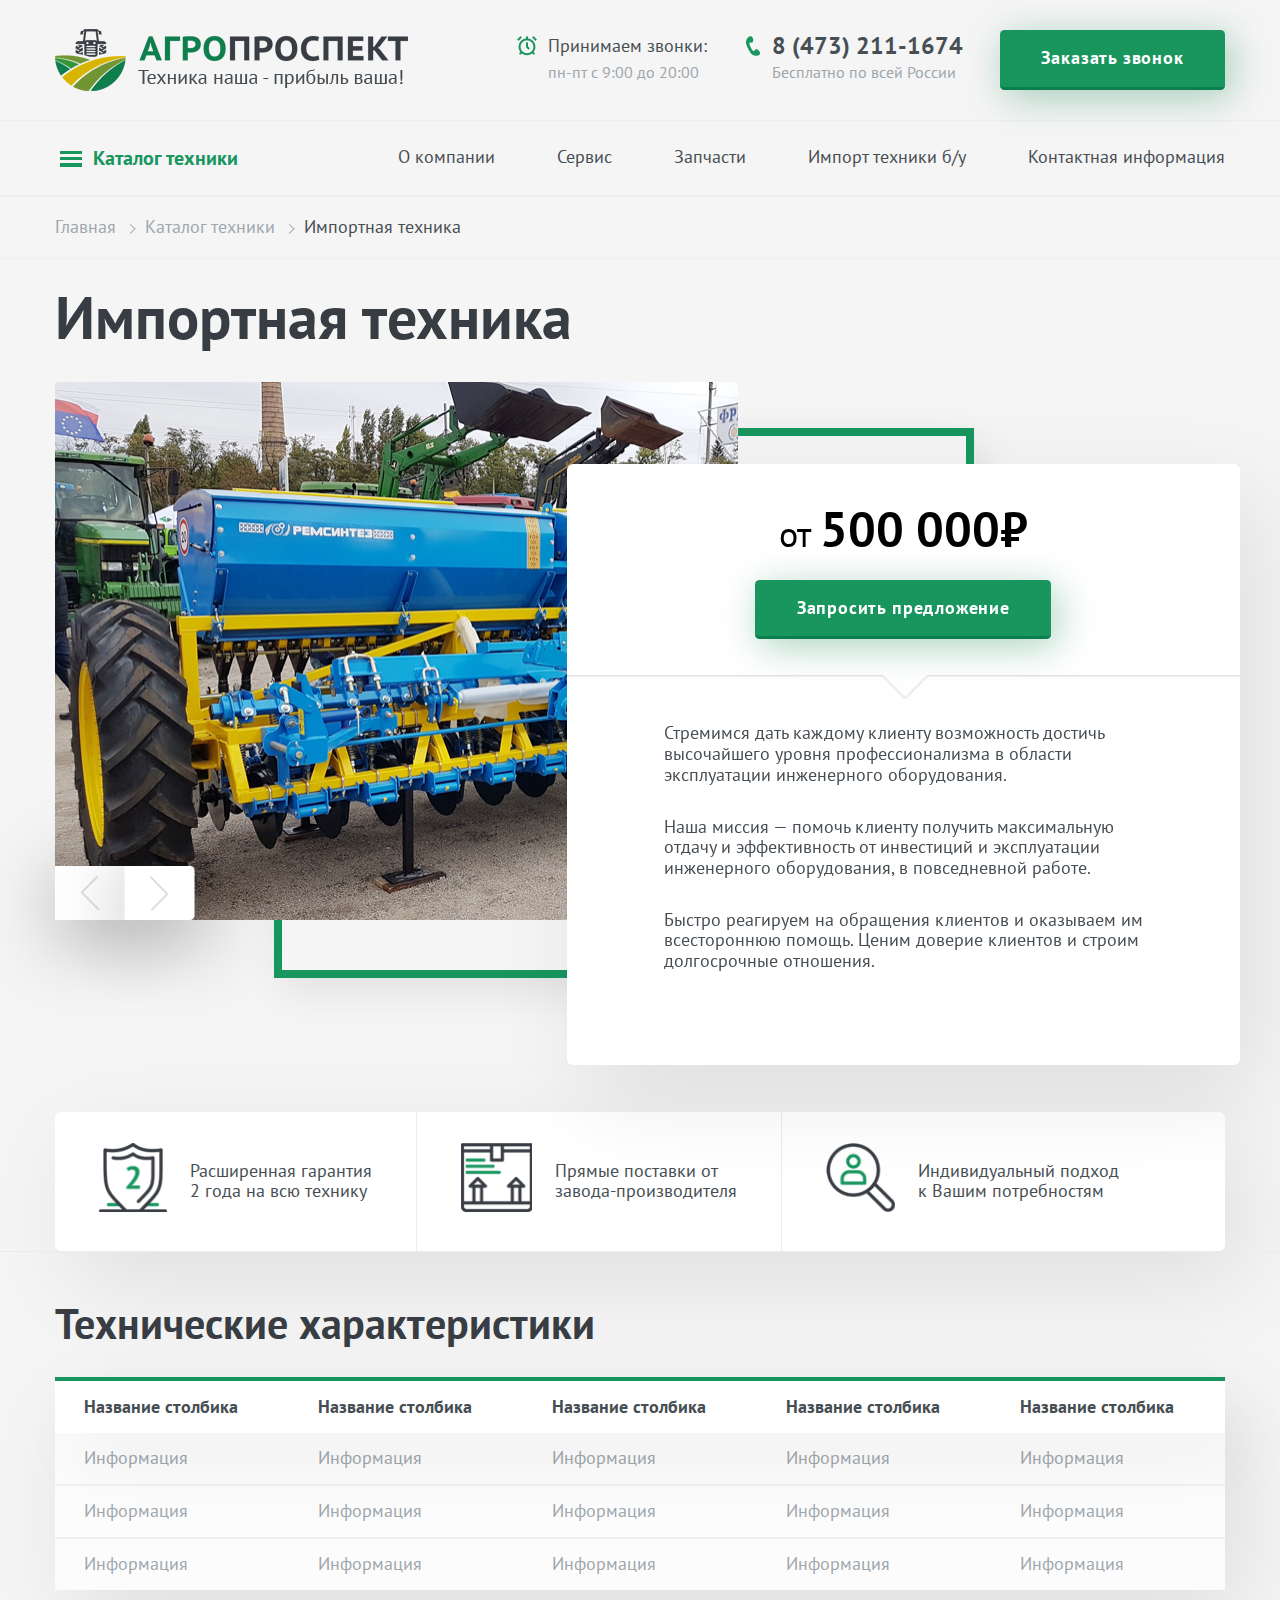
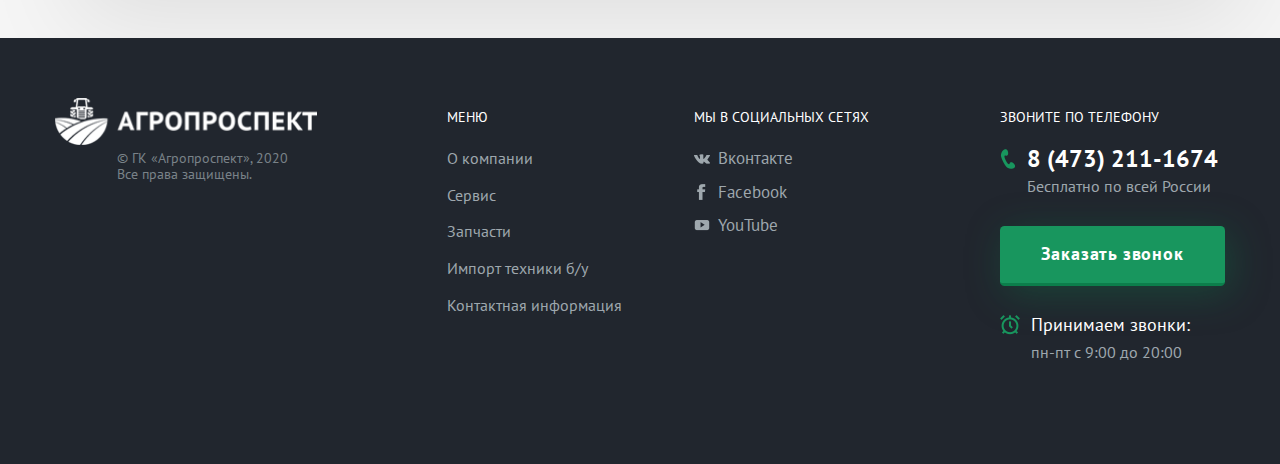
<file: import.html>
<!doctype html>
<html lang="ru">
<head>  
  <meta charset="utf-8">
  <meta http-equiv="X-UA-Compatible" content="IE=edge">
  <!-- Mobile viewport -->
  <meta name="viewport" content="width=device-width, initial-scale=1.0">
  <!-- Meta Tags -->
  <meta name="theme-color" content="#f5f5f5">
  <meta name="description" content="">
  <meta name="keywords" content="">
  <meta name="author" content="">
  <!-- <meta property="og:image" content="share.jpg"> -->
  <!-- Website Title -->
  <title>Page Title</title>
  <!-- Website Icon -->
  <link rel="apple-touch-icon" sizes="180x180" href="apple-touch-icon.png">
  <link rel="icon" sizes="192x192" type="image/x-icon" href="android-chrome-192x192.png">
  <link rel="icon" sizes="32x32" type="image/png" href="favicon-32x32.png">
  <link rel="icon" sizes="16x16" type="image/png" href="favicon-16x16.png">
  <!-- Include CSS -->
  <link rel="stylesheet" href="css/main.css">
</head>
<body>
  <header class="header">
    <div class="container">
      <div class="header__wrap">
        <a class="header__logo" href="#" target="_blank">
          <picture>
            <source srcset="img/logo-mobile.png" media="(max-width: 768px)">
            <img src="img/logo.png" alt="Агропроспект — Официальный диллер сельхозтехники">
          </picture>
        </a>

        <button class="burger header__navigation-btn js-burger-btn" aria-label="Меню">
          <span></span>
        </button>

        <div class="header-block-group">
          <div class="header-block header__block header__block--sm-last">
            <img class="header-block__icon" src="img/icons/clock.png" alt="Часы">
            <div class="header-block__content">
              <h3 class="header-block__title">Принимаем звонки:</h3>
              <span class="header-block__text">пн-пт с 9:00 до 20:00</span>
            </div>
          </div>
          
          <div class="header-block header__block header__block--sm-first">
            <img class="header-block__icon" src="img/icons/phone.png" alt="Телефон">
            <div class="header-block__content">
              <h3 class="header-block__title header-block__title--phone">
                <a href="tel:84732111674">8 (473) 211-1674</a>
              </h3>
              <span class="header-block__text">Бесплатно по всей России</span>
            </div>
          </div>
    
          <button class="btn js-open-popup" data-form-title="Заказать звонок">Заказать звонок</button>
        </div>
  
      </div>
      <!-- /.header__wrap -->
    </div>
    <!-- /.container -->
  </header>
  <!-- /.header -->

  <div class="navigation">
    <div class="container">
      <div class="navigation__wrap">
        <button class="navigation__btn js-burger-btn" aria-label="Меню">
          <span class="burger">
            <span></span>
          </span>
          Каталог техники
        </button>
  
        <nav class="nav nav--popup">
          <button class="nav__close" aria-label="Закрыть меню">&times;</button>
          <ul class="nav__list">
            <li class="nav__item nav__item--sm-only"><a href="#">Каталог техники</a></li>
            <li class="nav__item"><a href="#">О компании</a></li>
            <li class="nav__item"><a href="#">Сервис</a></li>
            <li class="nav__item"><a href="#">Запчасти</a></li>
            <li class="nav__item"><a href="#">Импорт техники б/у</a></li>
            <li class="nav__item"><a href="#">Контактная информация</a></li>
          </ul>
        </nav>
        <!-- /.nav -->

        <ul class="submenu navigation__submenu">
          <li class="submenu__item"><a href="#">Зерновые сеялки</a></li>
          <li class="submenu__item"><a href="#">Пропашные сеялки</a></li>
          <li class="submenu__item"><a href="#">Культиваторы пропашные</a></li>
          <li class="submenu__item"><a href="#">Сцепки борон</a></li>
          <li class="submenu__item"><a href="#">Плуги</a></li>
          <li class="submenu__item"><a href="#">Культиваторы сплошной обработки</a></li>
          <li class="submenu__item"><a href="#">Техника для no-till</a></li>
          <li class="submenu__item"><a href="#">Импортная техника б/у</a></li>
        </ul>
        <!-- /.submenu -->
      </div>
      <!-- /.navigation__wrap -->
    </div>
    <!-- /.container -->
  </div>
  <!-- /.navigation -->

  <div class="breadcrumb">
    <div class="container">
      <ul class="breadcrumb-list">
        <li class="breadcrumb-item"><a href="#">Главная</a></li>
        <li class="breadcrumb-item"><a href="#">Каталог техники</a></li>
        <li class="breadcrumb-item"><a href="#">Импортная техника</a></li>
      </ul>
      <!-- /.breadcrumb__list -->
    </div>
    <!-- /.container -->
  </div>
  <!-- /.breadcrumb -->

  <main class="page">
    <div class="container">

      <h1 class="page__title">Импортная техника</h1>
    </div>
    <!-- /.container -->

    <div class="presentation presentation--mb container">
      <div class="presentation-cover js-presentation-slider">
        <img src="img/cover4.png" alt="">
        <img src="img/cover4.png" alt="">
      </div>
      <div class="presentation-text card">
        <header class="presentation-header">
          <h3 class="presentation-header__title">от <span class="price">500 000₽</span></h3>
          <button class="btn js-open-popup" data-form-title="Запросить предложение">Запросить предложение</button>
        </header>
        <!-- /.presentation-header -->
        <div class="presentation__wrap">
          <p class="presentation__para">
            Стремимся дать каждому клиенту возможность достичь<br>
            высочайшего уровня профессионализма в области<br>
            эксплуатации инженерного оборудования.
          </p>
          <p class="presentation__para">
            Наша миссия — помочь клиенту получить максимальную<br>
            отдачу и эффективность от инвестиций и эксплуатации<br>
            инженерного оборудования, в повседневной работе.
          </p>
          <p class="presentation__para">
            Быстро реагируем на обращения клиентов и оказываем им<br>
            всестороннюю помощь. Ценим доверие клиентов и строим<br>
            долгосрочные отношения.
          </p>
        </div>
      </div>
    </div>
    <!-- /.presentation -->

    <div class="container">
      <div class="features">
        <h2 class="visually-hidden">Особенности</h2>
        <ul class="features__list card">
          <li class="features-item features__item">
            <img class="features-item__img" src="img/features/1.png" alt="">
            <p class="features-item__text">
              Расширенная гарантия<br>
              2 года на всю технику
            </p>
          </li>
          <li class="features-item features__item">
            <img class="features-item__img" src="img/features/2.png" alt="">
            <p class="features-item__text">
              Прямые поставки от<br>
              завода-производителя
            </p>
          </li>
          <li class="features-item features__item">
            <img class="features-item__img" src="img/features/3.png" alt="">
            <p class="features-item__text">
              Индивидуальный<br class="sm-only"> подход<br class="hide-sm">
              к Вашим<br class="sm-only"> потребностям
            </p>
          </li>
        </ul>
      </div>
      <!-- /.features -->
    </div>
    <!-- /.container -->

    <hr>

    <div class="page__block">
      <div class="container">
        <h2 class="page__subtitle">Технические характеристики</h2>
        <table class="table card">
          <thead>
            <tr class="tr">
              <th class="th">Название столбика</th>
              <th class="th">Название столбика</th>
              <th class="th">Название столбика</th>
              <th class="th">Название столбика</th>
              <th class="th">Название столбика</th>
            </tr>
          </thead>
          <tbody>
            <tr class="tr">
              <td class="td">Информация</td>
              <td class="td">Информация</td>
              <td class="td">Информация</td>
              <td class="td">Информация</td>
              <td class="td">Информация</td>
            </tr>
            <tr class="tr">
              <td class="td">Информация</td>
              <td class="td">Информация</td>
              <td class="td">Информация</td>
              <td class="td">Информация</td>
              <td class="td">Информация</td>
            </tr>
            <tr class="tr">
              <td class="td">Информация</td>
              <td class="td">Информация</td>
              <td class="td">Информация</td>
              <td class="td">Информация</td>
              <td class="td">Информация</td>
            </tr>
          </tbody>
        </table>
        <!-- /.table -->

        <div class="table table-mobile card">
          <div class="tr">
            <div class="th">Название столбика</div>
            <div class="td">Информация</div>
          </div>
          <div class="tr">
            <div class="th">Название столбика</div>
            <div class="td">Информация</div>
          </div>
        </div>
        <!-- /.table -->
      </div>
      <!-- /.container -->
    </div>
    <!-- /.tech -->
    
  </main>

  <footer class="footer">
    <div class="container">
      <div class="footer__wrap">

        <div class="footer-col footer-col--sm-last">
          <a class="footer__logo" href="#">
            <img src="img/logo2.png" alt="">
          </a>
          <small class="footer__copyright">
            © ГК «Агропроспект», 2020<br>
            Все права защищены.
          </small>
        </div>

        <div class="footer-menu-group">
          <div class="footer-col footer-menu-group__first">
            <h3 class="footer-col-title">Меню</h3>
            <nav class="nav nav--footer">
              <ul class="nav__list">
                <li class="nav__item"><a href="#">О компании</a></li>
                <li class="nav__item"><a href="#">Сервис</a></li>
                <li class="nav__item"><a href="#">Запчасти</a></li>
                <li class="nav__item"><a href="#">Импорт техники б/у</a></li>
                <li class="nav__item">
                  <a href="#">
                    <span class="hide-sm">Контактная информация</span>
                    <span class="sm-only">Контакты</span>
                  </a>
                </li>
              </ul>
            </nav>
            <!-- /.nav -->
          </div>
          
          <div class="footer-col">
            <h3 class="footer-col-title hide-sm">Мы в социальных сетях</h3>
            <h3 class="footer-col-title sm-only">Мы в соц. сетях</h3>
            <ul class="socials">
              <li class="socials__item">
                <a href="#">
                  <img class="socials__icon" src="img/socials/vk.png" alt="">
                  Вконтакте
                </a>
              </li>
              <li class="socials__item">
                <a href="#">
                  <img class="socials__icon" src="img/socials/fb.png" alt="">
                  Facebook
                </a>
              </li>
              <li class="socials__item">
                <a href="#">
                  <img class="socials__icon" src="img/socials/yt.png" alt="">
                  YouTube
                </a>
              </li>
            </ul>
          </div>
        </div>
        
        
        <div class="footer-col footer-col--sm-before-last">
          <h3 class="footer-col-title footer-col-title--sm-offset">Звоните по телефону</h3>
          
          <div class="header-block-group header-block-group--vertical">
            <div class="header-block header__block">
              <img class="header-block__icon" src="img/icons/phone.png" alt="Телефон">
              <div class="header-block__content">
                <h3 class="header-block__title header-block__title--phone">
                  <a href="tel:84732111674">8 (473) 211-1674</a>
                </h3>
                <span class="header-block__text">Бесплатно по всей России</span>
              </div>
            </div>
          
            <button class="btn js-open-popup" data-form-title="Заказать звонок">Заказать звонок</button>

            <div class="header-block header__block">
              <img class="header-block__icon" src="img/icons/clock.png" alt="Часы">
              <div class="header-block__content">
                <h3 class="header-block__title">Принимаем звонки:</h3>
                <span class="header-block__text">пн-пт с 9:00 до 20:00</span>
              </div>
            </div>
          </div>
        </div>
        
      </div>
      <!-- /.footer__wrap -->
    </div>
    <!-- /.container -->
  </footer>
  <!-- /.footer -->

  <div class="modal">
    <div class="modal-content card">
      <button class="modal-close js-close-popup" aria-label="Закрыть попап">
        &times;
      </button>
  
      <form class="form" action="#">
        <div class="form__wrap">
          <h2 class="form__title">
            <span class="hide-sm">
              Запросить<br>
              предложение
            </span>
            <span class="sm-only">
              Заказать звонок
            </span>
          </h2>
  
          <label class="form-row">
            <span class="form-row__title">Ваше имя:</span>
            <input class="input" type="text" placeholder="Введите ваше имя...">
          </label>
  
          <label class="form-row">
            <span class="form-row__title">Ваш телефон:</span>
            <input class="input" type="tel" placeholder="Введите ваш телефон...">
          </label>
  
          <label class="form-row">
            <span class="form-row__title">Ваш e-mail:</span>
            <input class="input" type="email" placeholder="Введите ваш e-mail...">
          </label>
  
          <button class="btn form__btn js-send" type="submit">Отправить</button>
        </div>
        <!-- /.form__wrap -->
  
        <small class="form__important">
          Нажимая на кнопку, вы даете согласие на<br>
          обработку персональных данных и соглашаетесь<br>
          с <a href="#" target="_blank">политикой конфиденциальности</a>.
        </small>
      </form>
  
    </div>
    <!-- /.modal-content -->
  </div>
  <!-- /.modal -->

  <a class="visually-hidden" href="https://github.com/persiklover" target="_blank">GitHub разработчика</a>

  <script src="lib/jquery/jquery.min.js"></script>
  <script src="lib/picturefill/picturefill.min.js"></script>
  <script src="lib/owlcarousel/js/owl.carousel.min.js"></script>
  <script src="js/main.min.js"></script>
</body>
</html>
</file>
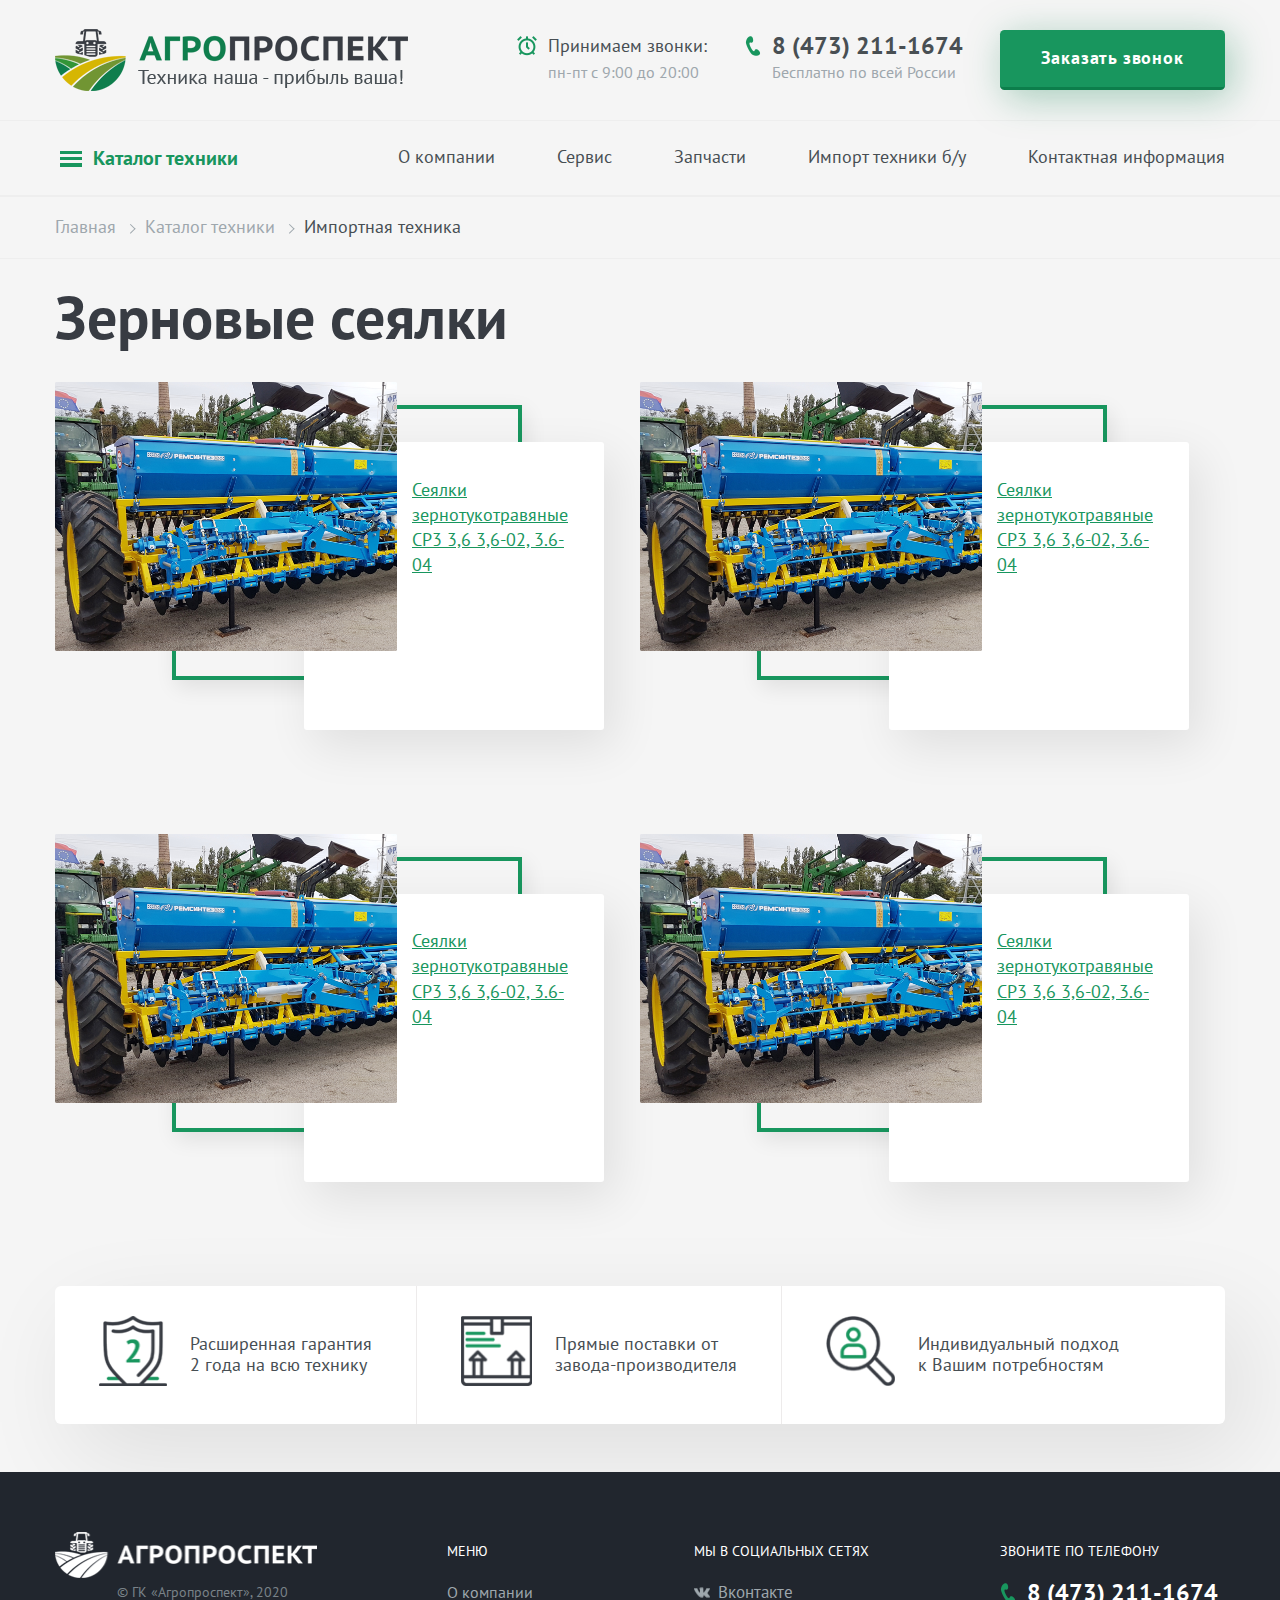
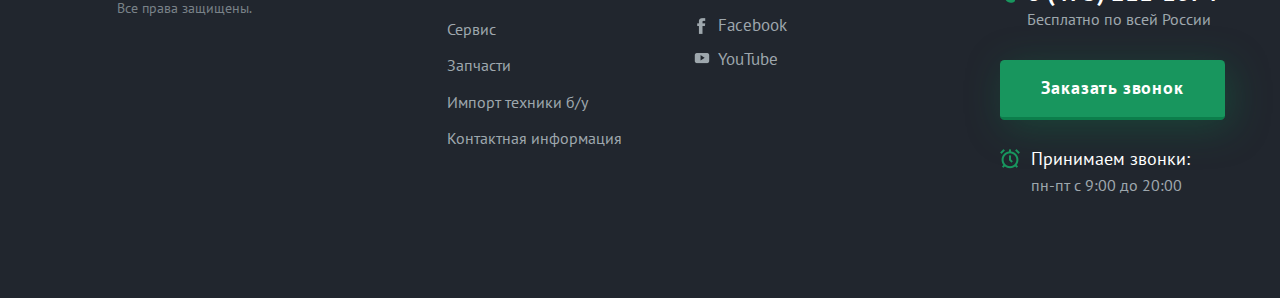
<file: catalog/zernovye-seyalki.html>
<!doctype html>
<html lang="ru">
<head>  
  <meta charset="utf-8">
  <meta http-equiv="X-UA-Compatible" content="IE=edge">
  <!-- Mobile viewport -->
  <meta name="viewport" content="width=device-width, initial-scale=1.0">
  <!-- Meta Tags -->
  <meta name="theme-color" content="#f5f5f5">
  <meta name="description" content="">
  <meta name="keywords" content="">
  <meta name="author" content="">
  <!-- <meta property="og:image" content="share.jpg"> -->
  <!-- Website Title -->
  <title>Page Title</title>
  <!-- Website Icon -->
  <link rel="apple-touch-icon" sizes="180x180" href="../apple-touch-icon.png">
  <link rel="icon" sizes="192x192" type="image/x-icon" href="../android-chrome-192x192.png">
  <link rel="icon" sizes="32x32" type="image/png" href="../favicon-32x32.png">
  <link rel="icon" sizes="16x16" type="image/png" href="../favicon-16x16.png">
  <!-- Include CSS -->
  <link rel="stylesheet" href="../css/main.css">
</head>
<body>
  <header class="header">
    <div class="container">
      <div class="header__wrap">
        <a class="header__logo" href="#" target="_blank">
          <picture>
            <source srcset="../img/logo-mobile.png" media="(max-width: 768px)">
            <img src="../img/logo.png" alt="Агропроспект — Официальный диллер сельхозтехники">
          </picture>
        </a>
  
        <button class="burger header__navigation-btn js-burger-btn" aria-label="Меню">
          <span></span>
        </button>
  
        <div class="header-block-group">
          <div class="header-block header__block header__block--sm-last">
            <img class="header-block__icon" src="../img/icons/clock.png" alt="Часы">
            <div class="header-block__content">
              <h3 class="header-block__title">Принимаем звонки:</h3>
              <span class="header-block__text">пн-пт с 9:00 до 20:00</span>
            </div>
          </div>
  
          <div class="header-block header__block header__block--sm-first">
            <img class="header-block__icon" src="../img/icons/phone.png" alt="Телефон">
            <div class="header-block__content">
              <h3 class="header-block__title header-block__title--phone">
                <a href="tel:84732111674">8 (473) 211-1674</a>
              </h3>
              <span class="header-block__text">Бесплатно по всей России</span>
            </div>
          </div>
  
          <button class="btn js-open-popup" data-form-title="Заказать звонок">Заказать звонок</button>
        </div>
  
      </div>
      <!-- /.header__wrap -->
    </div>
    <!-- /.container -->
  </header>
  <!-- /.header -->
  
  <div class="navigation">
    <div class="container">
      <div class="navigation__wrap">
        <button class="navigation__btn js-burger-btn" aria-label="Меню">
          <span class="burger">
            <span></span>
          </span>
          Каталог техники
        </button>
  
        <nav class="nav nav--popup">
          <button class="nav__close" aria-label="Закрыть меню">&times;</button>
          <ul class="nav__list">
            <li class="nav__item nav__item--sm-only"><a href="#">Каталог техники</a></li>
            <li class="nav__item"><a href="#">О компании</a></li>
            <li class="nav__item"><a href="#">Сервис</a></li>
            <li class="nav__item"><a href="#">Запчасти</a></li>
            <li class="nav__item"><a href="#">Импорт техники б/у</a></li>
            <li class="nav__item"><a href="#">Контактная информация</a></li>
          </ul>
        </nav>
        <!-- /.nav -->
  
        <ul class="submenu navigation__submenu">
          <li class="submenu__item"><a href="#">Зерновые сеялки</a></li>
          <li class="submenu__item"><a href="#">Пропашные сеялки</a></li>
          <li class="submenu__item"><a href="#">Культиваторы пропашные</a></li>
          <li class="submenu__item"><a href="#">Сцепки борон</a></li>
          <li class="submenu__item"><a href="#">Плуги</a></li>
          <li class="submenu__item"><a href="#">Культиваторы сплошной обработки</a></li>
          <li class="submenu__item"><a href="#">Техника для no-till</a></li>
          <li class="submenu__item"><a href="#">Импортная техника б/у</a></li>
        </ul>
        <!-- /.submenu -->
      </div>
      <!-- /.navigation__wrap -->
    </div>
    <!-- /.container -->
  </div>
  <!-- /.navigation -->
  
  <div class="breadcrumb">
    <div class="container">
      <ul class="breadcrumb-list">
        <li class="breadcrumb-item"><a href="#">Главная</a></li>
        <li class="breadcrumb-item"><a href="#">Каталог техники</a></li>
        <li class="breadcrumb-item"><a href="#">Импортная техника</a></li>
      </ul>
      <!-- /.breadcrumb__list -->
    </div>
    <!-- /.container -->
  </div>
  <!-- /.breadcrumb -->
  
  <main class="page">
    <div class="container">
      <h1 class="page__title">Зерновые сеялки</h1>
    </div>
    <!-- /.container -->

    <div class="container">
      <div class="grid">

        <div class="row">
          <div class="col6">
            <div class="presentation presentation--small presentation--mb">
              <div class="presentation-cover">
                <img src="../img/cover4.png" alt="">
              </div>
              <div class="presentation-text card">
                <div class="presentation__wrap">
                  <a href="#" target="_blank">
                    Сеялки<br>
                    зернотукотравяные<br>
                    CP3 3,6 3,6-02, 3.6-04
                  </a>
                </div>
              </div>
            </div>
            <!-- /.presentation -->
          </div>
          
          <div class="col6">
            <div class="presentation presentation--small presentation--mb">
              <div class="presentation-cover">
                <img src="../img/cover4.png" alt="">
              </div>
              <div class="presentation-text card">
                <div class="presentation__wrap">
                  <a href="#" target="_blank">
                    Сеялки<br>
                    зернотукотравяные<br>
                    CP3 3,6 3,6-02, 3.6-04
                  </a>
                </div>
              </div>
            </div>
            <!-- /.presentation -->
          </div>
        </div>
        <!-- /.row -->
        
        <div class="row">
          <div class="col6">
            <div class="presentation presentation--small presentation--mb">
              <div class="presentation-cover">
                <img src="../img/cover4.png" alt="">
              </div>
              <div class="presentation-text card">
                <div class="presentation__wrap">
                  <a href="#" target="_blank">
                    Сеялки<br>
                    зернотукотравяные<br>
                    CP3 3,6 3,6-02, 3.6-04
                  </a>
                </div>
              </div>
            </div>
            <!-- /.presentation -->
          </div>
        
          <div class="col6">
            <div class="presentation presentation--small presentation--mb">
              <div class="presentation-cover">
                <img src="../img/cover4.png" alt="">
              </div>
              <div class="presentation-text card">
                <div class="presentation__wrap">
                  <a href="#" target="_blank">
                    Сеялки<br>
                    зернотукотравяные<br>
                    CP3 3,6 3,6-02, 3.6-04
                  </a>
                </div>
              </div>
            </div>
            <!-- /.presentation -->
          </div>
        </div>
        <!-- /.row -->
        
      </div>
      <!-- /.grid -->
    </div>
    <!-- /.container -->

    <div class="container">
      <div class="features" style="margin-bottom: 2em;">
        <h2 class="visually-hidden">Особенности</h2>
        <ul class="features__list card">
          <li class="features-item features__item">
            <img class="features-item__img" src="../img/features/1.png" alt="">
            <p class="features-item__text">
              Расширенная гарантия<br>
              2 года на всю технику
            </p>
          </li>
          <li class="features-item features__item">
            <img class="features-item__img" src="../img/features/2.png" alt="">
            <p class="features-item__text">
              Прямые поставки от<br>
              завода-производителя
            </p>
          </li>
          <li class="features-item features__item">
            <img class="features-item__img" src="../img/features/3.png" alt="">
            <p class="features-item__text">
              Индивидуальный<br class="sm-only"> подход<br class="hide-sm">
              к Вашим<br class="sm-only"> потребностям
            </p>
          </li>
        </ul>
      </div>
      <!-- /.features -->
    </div>
    <!-- /.container -->

  </main>
  
  <footer class="footer">
    <div class="container">
      <div class="footer__wrap">
  
        <div class="footer-col footer-col--sm-last">
          <a class="footer__logo" href="#">
            <img src="../img/logo2.png" alt="">
          </a>
          <small class="footer__copyright">
            © ГК «Агропроспект», 2020<br>
            Все права защищены.
          </small>
        </div>
  
        <div class="footer-menu-group">
          <div class="footer-col footer-menu-group__first">
            <h3 class="footer-col-title">Меню</h3>
            <nav class="nav nav--footer">
              <ul class="nav__list">
                <li class="nav__item"><a href="#">О компании</a></li>
                <li class="nav__item"><a href="#">Сервис</a></li>
                <li class="nav__item"><a href="#">Запчасти</a></li>
                <li class="nav__item"><a href="#">Импорт техники б/у</a></li>
                <li class="nav__item">
                  <a href="#">
                    <span class="hide-sm">Контактная информация</span>
                    <span class="sm-only">Контакты</span>
                  </a>
                </li>
              </ul>
            </nav>
            <!-- /.nav -->
          </div>
  
          <div class="footer-col">
            <h3 class="footer-col-title hide-sm">Мы в социальных сетях</h3>
            <h3 class="footer-col-title sm-only">Мы в соц. сетях</h3>
            <ul class="socials">
              <li class="socials__item">
                <a href="#">
                  <img class="socials__icon" src="../img/socials/vk.png" alt="">
                  Вконтакте
                </a>
              </li>
              <li class="socials__item">
                <a href="#">
                  <img class="socials__icon" src="../img/socials/fb.png" alt="">
                  Facebook
                </a>
              </li>
              <li class="socials__item">
                <a href="#">
                  <img class="socials__icon" src="../img/socials/yt.png" alt="">
                  YouTube
                </a>
              </li>
            </ul>
          </div>
        </div>
  
  
        <div class="footer-col footer-col--sm-before-last">
          <h3 class="footer-col-title footer-col-title--sm-offset">Звоните по телефону</h3>
  
          <div class="header-block-group header-block-group--vertical">
            <div class="header-block header__block">
              <img class="header-block__icon" src="../img/icons/phone.png" alt="Телефон">
              <div class="header-block__content">
                <h3 class="header-block__title header-block__title--phone">
                  <a href="tel:84732111674">8 (473) 211-1674</a>
                </h3>
                <span class="header-block__text">Бесплатно по всей России</span>
              </div>
            </div>
  
            <button class="btn js-open-popup" data-form-title="Заказать звонок">Заказать звонок</button>
  
            <div class="header-block header__block">
              <img class="header-block__icon" src="../img/icons/clock.png" alt="Часы">
              <div class="header-block__content">
                <h3 class="header-block__title">Принимаем звонки:</h3>
                <span class="header-block__text">пн-пт с 9:00 до 20:00</span>
              </div>
            </div>
          </div>
        </div>
  
      </div>
      <!-- /.footer__wrap -->
    </div>
    <!-- /.container -->
  </footer>
  <!-- /.footer -->
  
  <div class="modal">
    <div class="modal-content card">
      <button class="modal-close js-close-popup" aria-label="Закрыть попап">
        &times;
      </button>
  
      <form class="form" action="#">
        <div class="form__wrap">
          <h2 class="form__title">
            <span class="hide-sm">
              Запросить<br>
              предложение
            </span>
            <span class="sm-only">
              Заказать звонок
            </span>
          </h2>
  
          <label class="form-row">
            <span class="form-row__title">Ваше имя:</span>
            <input class="input" type="text" placeholder="Введите ваше имя...">
          </label>
  
          <label class="form-row">
            <span class="form-row__title">Ваш телефон:</span>
            <input class="input" type="tel" placeholder="Введите ваш телефон...">
          </label>
  
          <label class="form-row">
            <span class="form-row__title">Ваш e-mail:</span>
            <input class="input" type="email" placeholder="Введите ваш e-mail...">
          </label>
  
          <button class="btn form__btn js-send" type="submit">Отправить</button>
        </div>
        <!-- /.form__wrap -->
  
        <small class="form__important">
          Нажимая на кнопку, вы даете согласие на<br>
          обработку персональных данных и соглашаетесь<br>
          с <a href="#" target="_blank">политикой конфиденциальности</a>.
        </small>
      </form>
  
    </div>
    <!-- /.modal-content -->
  </div>
  <!-- /.modal -->
  
  <a class="visually-hidden" href="https://github.com/persiklover" target="_blank">GitHub разработчика</a>
  
  <script src="../lib/jquery/jquery.min.js"></script>
  <script src="../lib/picturefill/picturefill.min.js"></script>
  <script src="../lib/owlcarousel/js/owl.carousel.min.js"></script>
  <script src="../js/main.min.js"></script>
</body>
</html>
</file>
<file: css/main.css>
.container {
  max-width: 50em;
  padding: 0 15px;
  margin: 0 auto;
}

@font-face {
  font-family: 'PT Sans';
  src: local("PT Sans"), local("PTSans-Regular"), url("../fonts/PTSans-Regular/PTSans-Regular.woff2") format("woff2"), url("../fonts/PTSans-Regular/PTSans-Regular.woff") format("woff");
  font-weight: normal;
  font-style: normal;
}

@font-face {
  font-family: 'PT Sans';
  src: local("PT Sans Bold"), local("PTSans-Bold"), url("../fonts/PTSans-Bold/PTSans-Bold.woff2") format("woff2"), url("../fonts/PTSans-Bold/PTSans-Bold.woff") format("woff");
  font-weight: bold;
  font-style: normal;
}

/* normalize.css */

/**
 * 1. Correct the line height in all browsers.
 * 2. Prevent adjustments of font size after orientation changes in iOS.
 */

html {
  line-height: 1.15;
  -webkit-text-size-adjust: 100%;
}

/**
 * Remove the margin in all browsers.
 */

body {
  margin: 0;
}

/**
 * Render the `main` element consistently in IE.
 */

main {
  display: block;
}

/**
 * Correct the font size and margin on `h1` elements within `section` and
 * `article` contexts in Chrome, Firefox, and Safari.
 */

h1 {
  font-size: 2em;
  margin: 0.67em 0;
}

/**
 * 1. Add the correct box sizing in Firefox.
 * 2. Show the overflow in Edge and IE.
 */

hr {
  -webkit-box-sizing: content-box;
          box-sizing: content-box;
  height: 0;
  overflow: visible;
}

/**
 * 1. Correct the inheritance and scaling of font size in all browsers.
 * 2. Correct the odd `em` font sizing in all browsers.
 */

pre,
code,
kbd,
samp {
  font-family: monospace, monospace;
  font-size: 1em;
}

/**
 * Remove the gray background on active links in IE 10.
 */

a {
  background-color: transparent;
}

/**
 * 1. Remove the bottom border in Chrome 57-
 * 2. Add the correct text decoration in Chrome, Edge, IE, Opera, and Safari.
 */

abbr[title] {
  border-bottom: none;
  text-decoration: underline;
  -webkit-text-decoration: underline dotted;
          text-decoration: underline dotted;
}

/**
 * Add the correct font weight in Chrome, Edge, and Safari.
 */

b,
strong {
  font-weight: bolder;
}

/**
 * Add the correct font size in all browsers.
 */

small {
  font-size: 80%;
}

/**
 * Prevent `sub` and `sup` elements from affecting the line height in
 * all browsers.
 */

sub,
sup {
  font-size: 75%;
  line-height: 0;
  position: relative;
  vertical-align: baseline;
}

sub {
  bottom: -0.25em;
}

sup {
  top: -0.5em;
}

/**
 * Remove the border on images inside links in IE 10.
 */

img {
  border-style: none;
}

/**
 * 1. Change the font styles in all browsers.
 * 2. Remove the margin in Firefox and Safari.
 */

button,
input,
optgroup,
select,
textarea {
  font-family: inherit;
  font-size: 100%;
  line-height: 1.15;
  margin: 0;
}

/**
 * Show the overflow in IE.
 * 1. Show the overflow in Edge.
 */

button,
input {
  overflow: visible;
}

/**
 * Remove the inheritance of text transform in Edge, Firefox, and IE.
 * 1. Remove the inheritance of text transform in Firefox.
 */

button,
select {
  text-transform: none;
}

/**
 * Correct the inability to style clickable types in iOS and Safari.
 */

button,
[type="button"],
[type="reset"],
[type="submit"] {
  -webkit-appearance: button;
}

/**
 * Remove the inner border and padding in Firefox.
 */

button::-moz-focus-inner,
[type="button"]::-moz-focus-inner,
[type="reset"]::-moz-focus-inner,
[type="submit"]::-moz-focus-inner {
  border-style: none;
  padding: 0;
}

/**
 * Restore the focus styles unset by the previous rule.
 */

button:-moz-focusring,
[type="button"]:-moz-focusring,
[type="reset"]:-moz-focusring,
[type="submit"]:-moz-focusring {
  outline: 1px dotted ButtonText;
}

/**
 * Correct the padding in Firefox.
 */

fieldset {
  padding: 0.35em 0.75em 0.625em;
}

/**
 * 1. Correct the text wrapping in Edge and IE.
 * 2. Correct the color inheritance from `fieldset` elements in IE.
 * 3. Remove the padding so developers are not caught out when they zero out
 *    `fieldset` elements in all browsers.
 */

legend {
  -webkit-box-sizing: border-box;
          box-sizing: border-box;
  color: inherit;
  display: table;
  max-width: 100%;
  padding: 0;
  white-space: normal;
}

/**
 * Add the correct vertical alignment in Chrome, Firefox, and Opera.
 */

progress {
  vertical-align: baseline;
}

/**
 * Remove the default vertical scrollbar in IE 10+.
 */

textarea {
  overflow: auto;
}

/**
 * 1. Add the correct box sizing in IE 10.
 * 2. Remove the padding in IE 10.
 */

[type="checkbox"],
[type="radio"] {
  -webkit-box-sizing: border-box;
          box-sizing: border-box;
  padding: 0;
}

/**
 * Correct the cursor style of increment and decrement buttons in Chrome.
 */

[type="number"]::-webkit-inner-spin-button,
[type="number"]::-webkit-outer-spin-button {
  height: auto;
}

/**
 * 1. Correct the odd appearance in Chrome and Safari.
 * 2. Correct the outline style in Safari.
 */

[type="search"] {
  -webkit-appearance: textfield;
  outline-offset: -2px;
}

/**
 * Remove the inner padding in Chrome and Safari on macOS.
 */

[type="search"]::-webkit-search-decoration {
  -webkit-appearance: none;
}

/**
 * 1. Correct the inability to style clickable types in iOS and Safari.
 * 2. Change font properties to `inherit` in Safari.
 */

::-webkit-file-upload-button {
  -webkit-appearance: button;
  font: inherit;
}

/*
 * Add the correct display in Edge, IE 10+, and Firefox.
 */

details {
  display: block;
}

/*
 * Add the correct display in all browsers.
 */

summary {
  display: list-item;
}

/**
 * Add the correct display in IE 10+.
 */

template {
  display: none;
}

/**
 * Add the correct display in IE 10.
 */

[hidden] {
  display: none;
}

picture {
  display: inline-block;
  font-size: 0;
}

figure {
  display: inline-block;
  margin: 0;
}

q::before,
q::after {
  content: '"';
}

*,
*::before,
*::after {
  -webkit-box-sizing: border-box;
          box-sizing: border-box;
}

button:focus,
input:focus,
a:focus {
  outline: none;
}

a {
  display: -webkit-inline-box;
  display: -ms-inline-flexbox;
  display: inline-flex;
  color: inherit;
  text-decoration: none;
}

br {
  -webkit-user-select: none;
     -moz-user-select: none;
      -ms-user-select: none;
          user-select: none;
}

.visually-hidden {
  position: absolute;
  clip: rect(0 0 0 0);
  width: 1px;
  height: 1px;
  margin: -1px;
  overflow: hidden;
}

html {
  font-size: 10px;
  overflow-x: hidden;
}

body {
  background-color: #f5f5f5;
  min-width: 320px;
  overflow: auto;
  overflow-x: hidden;
  font-size: 1em;
}

body.scroll-disabled {
  height: 100vh;
  overflow-y: hidden;
}

body::-webkit-scrollbar {
  background-color: #f5f5f5;
  width: 16px;
}

body::-webkit-scrollbar-track {
  background-color: #f5f5f5;
}

body::-webkit-scrollbar-thumb {
  background-color: #babac0;
  border-radius: 16px;
  border: 4px solid #f5f5f5;
}

body::-webkit-scrollbar-button {
  display: none;
}

body {
  font-family: 'PT Sans', sans-serif;
  font-weight: normal;
  font-size: 2.4em;
}

hr {
  margin: 0;
  border: none;
  height: .042em;
  background-color: #ebebeb;
}

.btn {
  -webkit-box-shadow: 0.3em 0.4em 2.1em rgba(12, 126, 75, 0.35);
          box-shadow: 0.3em 0.4em 2.1em rgba(12, 126, 75, 0.35);
  background-color: #18965e;
  border-radius: .25em;
  border: none;
  border-bottom: .175em solid #0c7e4b;
  padding: 1em 2.3em;
  color: #fff;
  font-family: 'PT Sans', sans-serif;
  font-weight: bold;
  font-size: .75em;
  letter-spacing: 0.045em;
  -webkit-transition: all .2s ease-in;
  -o-transition: all .2s ease-in;
  transition: all .2s ease-in;
  cursor: pointer;
}

.btn:hover,
.btn:focus {
  background-color: #d6b603;
  border-bottom-color: #c1a400;
  -webkit-box-shadow: 0.3em 0.4em 2.1em rgba(168, 143, 0, 0.35);
          box-shadow: 0.3em 0.4em 2.1em rgba(168, 143, 0, 0.35);
}

.grid {
  display: -webkit-box;
  display: -ms-flexbox;
  display: flex;
  -webkit-box-orient: vertical;
  -webkit-box-direction: normal;
      -ms-flex-direction: column;
          flex-direction: column;
  -webkit-box-pack: justify;
      -ms-flex-pack: justify;
          justify-content: space-between;
  -webkit-box-align: center;
      -ms-flex-align: center;
          align-items: center;
}

.grid .row {
  display: -webkit-box;
  display: -ms-flexbox;
  display: flex;
  width: 100%;
  margin-bottom: 3.5em;
}

.grid .col6 {
  width: 50%;
  margin-right: 1.5em;
}

.card {
  -webkit-box-shadow: 0.8em 1.3em 4em rgba(0, 0, 0, 0.09);
          box-shadow: 0.8em 1.3em 4em rgba(0, 0, 0, 0.09);
  background-color: #fff;
  border-radius: .25em;
}

.board {
  padding: 2.91em 0;
}

.sm-only {
  display: none;
}

/*
 *  Owl Carousel - Core
 */

.owl-carousel {
  display: none;
  width: 100%;
  -webkit-tap-highlight-color: transparent;
  /* position relative and z-index fix webkit rendering fonts issue */
  position: relative;
  z-index: 1;
}

.owl-carousel .owl-stage {
  position: relative;
  -ms-touch-action: pan-Y;
  touch-action: manipulation;
  -moz-backface-visibility: hidden;
  /* fix firefox animation glitch */
}

.owl-carousel .owl-stage:after {
  content: ".";
  display: block;
  clear: both;
  visibility: hidden;
  line-height: 0;
  height: 0;
}

.owl-carousel .owl-stage-outer {
  position: relative;
  overflow: hidden;
  /* fix for flashing background */
  -webkit-transform: translate3d(0px, 0px, 0px);
}

.owl-carousel .owl-wrapper,
.owl-carousel .owl-item {
  -webkit-backface-visibility: hidden;
  -moz-backface-visibility: hidden;
  -ms-backface-visibility: hidden;
  -webkit-transform: translate3d(0, 0, 0);
  -moz-transform: translate3d(0, 0, 0);
  -ms-transform: translate3d(0, 0, 0);
}

.owl-carousel .owl-item {
  position: relative;
  min-height: 1px;
  float: left;
  -webkit-backface-visibility: hidden;
  -webkit-tap-highlight-color: transparent;
  -webkit-touch-callout: none;
}

.owl-carousel .owl-item img {
  display: block;
  width: 100%;
}

.owl-carousel .owl-nav.disabled,
.owl-carousel .owl-dots.disabled {
  display: none;
}

.owl-carousel .owl-nav .owl-prev,
.owl-carousel .owl-nav .owl-next,
.owl-carousel .owl-dot {
  cursor: pointer;
  -webkit-user-select: none;
  -moz-user-select: none;
  -ms-user-select: none;
  user-select: none;
}

.owl-carousel .owl-nav button.owl-prev,
.owl-carousel .owl-nav button.owl-next,
.owl-carousel button.owl-dot {
  background: none;
  color: inherit;
  border: none;
  padding: 0 !important;
  font: inherit;
}

.owl-carousel.owl-loaded {
  display: block;
}

.owl-carousel.owl-loading {
  opacity: 0;
  display: block;
}

.owl-carousel.owl-hidden {
  opacity: 0;
}

.owl-carousel.owl-refresh .owl-item {
  visibility: hidden;
}

.owl-carousel.owl-drag .owl-item {
  -ms-touch-action: pan-y;
      touch-action: pan-y;
  -webkit-user-select: none;
  -moz-user-select: none;
  -ms-user-select: none;
  user-select: none;
}

.owl-carousel.owl-grab {
  cursor: move;
  cursor: -webkit-grab;
  cursor: grab;
}

.owl-carousel.owl-rtl {
  direction: rtl;
}

.owl-carousel.owl-rtl .owl-item {
  float: right;
}

/* No Js */

.no-js .owl-carousel {
  display: block;
}

/*
 *  Owl Carousel - Animate Plugin
 */

.owl-carousel .animated {
  -webkit-animation-duration: 1000ms;
          animation-duration: 1000ms;
  -webkit-animation-fill-mode: both;
          animation-fill-mode: both;
}

.owl-carousel .owl-animated-in {
  z-index: 0;
}

.owl-carousel .owl-animated-out {
  z-index: 1;
}

.owl-carousel .fadeOut {
  -webkit-animation-name: fadeOut;
          animation-name: fadeOut;
}

@-webkit-keyframes fadeOut {
  0% {
    opacity: 1;
  }

  100% {
    opacity: 0;
  }
}

@keyframes fadeOut {
  0% {
    opacity: 1;
  }

  100% {
    opacity: 0;
  }
}

/*
 * 	Owl Carousel - Auto Height Plugin
 */

.owl-height {
  -webkit-transition: height 500ms ease-in-out;
  -o-transition: height 500ms ease-in-out;
  transition: height 500ms ease-in-out;
}

/*
 * 	Owl Carousel - Lazy Load Plugin
 */

.owl-carousel .owl-item {
  /**
			This is introduced due to a bug in IE11 where lazy loading combined with autoheight plugin causes a wrong
			calculation of the height of the owl-item that breaks page layouts
		 */
}

.owl-carousel .owl-item .owl-lazy {
  opacity: 0;
  -webkit-transition: opacity 400ms ease;
  -o-transition: opacity 400ms ease;
  transition: opacity 400ms ease;
}

.owl-carousel .owl-item .owl-lazy[src^=""],
.owl-carousel .owl-item .owl-lazy:not([src]) {
  max-height: 0;
}

.owl-carousel .owl-item img.owl-lazy {
  -webkit-transform-style: preserve-3d;
          transform-style: preserve-3d;
}

/*
 * 	Owl Carousel - Video Plugin
 */

.owl-carousel .owl-video-wrapper {
  position: relative;
  height: 100%;
  background: #000;
}

.owl-carousel .owl-video-play-icon {
  position: absolute;
  height: 80px;
  width: 80px;
  left: 50%;
  top: 50%;
  margin-left: -40px;
  margin-top: -40px;
  background: url("owl.video.play.png") no-repeat;
  cursor: pointer;
  z-index: 1;
  -webkit-backface-visibility: hidden;
  -webkit-transition: -webkit-transform 100ms ease;
  transition: -webkit-transform 100ms ease;
  -o-transition: transform 100ms ease;
  transition: transform 100ms ease;
  transition: transform 100ms ease, -webkit-transform 100ms ease;
}

.owl-carousel .owl-video-play-icon:hover {
  -webkit-transform: scale(1.3, 1.3);
      -ms-transform: scale(1.3, 1.3);
          transform: scale(1.3, 1.3);
}

.owl-carousel .owl-video-playing .owl-video-tn,
.owl-carousel .owl-video-playing .owl-video-play-icon {
  display: none;
}

.owl-carousel .owl-video-tn {
  opacity: 0;
  height: 100%;
  background-position: center center;
  background-repeat: no-repeat;
  background-size: contain;
  -webkit-transition: opacity 400ms ease;
  -o-transition: opacity 400ms ease;
  transition: opacity 400ms ease;
}

.owl-carousel .owl-video-frame {
  position: relative;
  z-index: 1;
  height: 100%;
  width: 100%;
}

.burger {
  position: relative;
  display: -webkit-box;
  display: -ms-flexbox;
  display: flex;
  -webkit-box-pack: center;
      -ms-flex-pack: center;
          justify-content: center;
  -webkit-box-align: center;
      -ms-flex-align: center;
          align-items: center;
  width: 1em;
  height: 1em;
  background-color: transparent;
  border: none;
  padding: 0;
  font-size: 32px;
  color: currentColor;
  cursor: pointer;
}

.burger span,
.burger span::before,
.burger span::after {
  position: absolute;
  left: 50%;
  margin-left: -0.35em;
  width: .7em;
  height: .1em;
  background-color: currentColor;
}

.burger span::before,
.burger span::after {
  content: '';
  -webkit-transition: 0.3s cubic-bezier(0.75, -0.5, 0, 1.75);
  -o-transition: 0.3s cubic-bezier(0.75, -0.5, 0, 1.75);
  transition: 0.3s cubic-bezier(0.75, -0.5, 0, 1.75);
}

.burger span::before {
  margin-top: -0.2em;
}

.burger span::after {
  margin-top: 0.2em;
}

.burger--active span {
  background: transparent;
}

.burger--active span::before {
  margin-top: 0;
  -webkit-transform: rotate(225deg);
      -ms-transform: rotate(225deg);
          transform: rotate(225deg);
}

.burger--active span::after {
  margin-top: 0;
  -webkit-transform: rotate(-225deg);
      -ms-transform: rotate(-225deg);
          transform: rotate(-225deg);
}

.header {
  position: relative;
  padding: 1.2em 0;
}

.header__wrap {
  display: -webkit-box;
  display: -ms-flexbox;
  display: flex;
  -webkit-box-align: center;
      -ms-flex-align: center;
          align-items: center;
}

.header__block {
  margin-right: 1.55em;
}

.header__navigation-btn {
  display: none;
  position: absolute !important;
  left: 9.776em;
  top: 1em;
  width: 1.8em;
  height: 1.8em;
  -webkit-box-shadow: 0.3em 0.4em 2.1em rgba(12, 126, 75, 0.35);
          box-shadow: 0.3em 0.4em 2.1em rgba(12, 126, 75, 0.35);
  background-color: #18965e;
  border-radius: .25em 0 0 .25em;
  border: none;
  border-bottom: .175em solid #0c7e4b;
  padding: .8em .9em;
  color: white;
  font-size: 1.3em;
}

.header__logo {
  margin-right: auto;
}

.header__logo picture {
  font-size: 1em;
  height: 2.585em;
}

.header__logo img {
  height: 100%;
}

.header-block {
  display: -webkit-box;
  display: -ms-flexbox;
  display: flex;
  -webkit-box-align: start;
      -ms-flex-align: start;
          align-items: flex-start;
}

.header-block-group {
  display: -webkit-box;
  display: -ms-flexbox;
  display: flex;
  -webkit-box-align: center;
      -ms-flex-align: center;
          align-items: center;
  -ms-flex-negative: 0;
      flex-shrink: 0;
}

.header-block-group--vertical {
  -webkit-box-orient: vertical;
  -webkit-box-direction: normal;
      -ms-flex-direction: column;
          flex-direction: column;
  -webkit-box-align: start;
      -ms-flex-align: start;
          align-items: flex-start;
}

.header-block-group--vertical .header__block {
  margin-right: 0;
}

.header-block-group--vertical .header__block:first-of-type {
  margin-bottom: 1.21em;
}

.header-block-group--vertical .header__block:last-of-type {
  margin-top: 1.21em;
}

.header-block-group--vertical .header-block__title {
  color: white;
}

.header-block__icon {
  margin-right: 0.46em;
  height: .85em;
}

.header-block__title {
  margin: 0;
  color: #474e53;
  font-size: .75em;
  font-weight: normal;
}

.header-block__title--phone {
  color: #484f53;
  font-size: 1em;
  font-weight: bold;
  line-height: .85em;
}

.header-block__text {
  font-size: .67em;
  color: #9ea7ad;
}

.nav__close {
  display: none;
}

.nav--footer .nav__list {
  -webkit-box-orient: vertical;
  -webkit-box-direction: normal;
      -ms-flex-direction: column;
          flex-direction: column;
  -webkit-box-align: start;
      -ms-flex-align: start;
          align-items: flex-start;
  font-size: .67em;
  color: #9ea7ad;
}

.nav--footer .nav__item {
  margin-right: 0;
  margin-bottom: 1.13em;
  -webkit-transition: none;
  -o-transition: none;
  transition: none;
}

.nav--footer .nav__item:hover {
  color: white;
}

.nav--footer .nav__item:last-child {
  margin-bottom: 0;
}

.nav__list {
  list-style: none;
  padding: 0;
  margin: 0;
  display: -webkit-box;
  display: -ms-flexbox;
  display: flex;
  -webkit-box-align: center;
      -ms-flex-align: center;
          align-items: center;
  font-size: .75em;
  color: #474e53;
}

.nav__item {
  margin-right: 3.45em;
  -webkit-transition: color .2s ease-in-out;
  -o-transition: color .2s ease-in-out;
  transition: color .2s ease-in-out;
}

.nav__item:last-child {
  margin-right: 0;
}

.nav__item:hover {
  color: #18965e;
}

.nav__item--sm-only {
  display: none;
}

.submenu {
  position: relative;
  background-color: white;
  list-style: none;
  display: -webkit-box;
  display: -ms-flexbox;
  display: flex;
  -webkit-box-orient: vertical;
  -webkit-box-direction: normal;
      -ms-flex-direction: column;
          flex-direction: column;
  -webkit-box-align: start;
      -ms-flex-align: start;
          align-items: flex-start;
  -ms-flex-line-pack: justify;
      align-content: space-between;
  -ms-flex-wrap: wrap;
      flex-wrap: wrap;
  padding: 1.75em;
  margin: 0;
  width: 100%;
  height: 10em;
  -webkit-box-shadow: 0.8em 1.3em 4em rgba(0, 0, 0, 0.09);
          box-shadow: 0.8em 1.3em 4em rgba(0, 0, 0, 0.09);
  color: #18965e;
  font-size: .75em;
  opacity: 0;
  -webkit-user-select: none;
     -moz-user-select: none;
      -ms-user-select: none;
          user-select: none;
  pointer-events: none;
}

.submenu::before,
.submenu::after {
  content: '';
  display: block;
  position: absolute;
  -webkit-transform: translateX(-50%);
      -ms-transform: translateX(-50%);
          transform: translateX(-50%);
  left: 33.33333%;
  top: 0;
  width: .056em;
  height: 100%;
  background-color: #eee;
}

.submenu::after {
  left: 66.66667%;
}

.submenu.visible {
  opacity: 1;
  -webkit-user-select: initial;
     -moz-user-select: initial;
      -ms-user-select: initial;
          user-select: initial;
  pointer-events: all;
}

.submenu__item {
  width: 30.33333%;
  margin-bottom: 1.2em;
  text-decoration: underline;
}

.submenu__item:hover {
  color: #9ea7ad;
  text-decoration: none;
}

.submenu__item:nth-child(3n) {
  margin-bottom: 0;
}

.navigation {
  padding: .85em 0;
  border-bottom: .045em solid #eee;
  border-top: .045em solid #eee;
}

.navigation__wrap {
  position: relative;
  display: -webkit-box;
  display: -ms-flexbox;
  display: flex;
  -webkit-box-align: center;
      -ms-flex-align: center;
          align-items: center;
  -webkit-box-pack: justify;
      -ms-flex-pack: justify;
          justify-content: space-between;
}

.navigation__submenu {
  position: absolute;
  z-index: 2;
  left: 0;
  top: 100%;
  margin-top: 1.2em;
}

.navigation__btn {
  display: -webkit-box;
  display: -ms-flexbox;
  display: flex;
  -webkit-box-align: center;
      -ms-flex-align: center;
          align-items: center;
  background: none;
  border: none;
  padding: 0;
  font-size: .85em;
  color: #18965e;
  font-family: 'PT Sans', sans-serif;
  font-weight: bold;
  cursor: pointer;
}

.navigation__btn .burger {
  margin-top: .05em;
  margin-right: .2em;
}

.breadcrumb {
  padding: .85em 0;
  border-bottom: .045em solid #eee;
  border-top: .045em solid #eee;
}

.breadcrumb-list {
  list-style: none;
  padding: 0;
  margin: 0;
  display: -webkit-box;
  display: -ms-flexbox;
  display: flex;
  -webkit-box-align: center;
      -ms-flex-align: center;
          align-items: center;
}

.breadcrumb-item {
  position: relative;
  margin-right: 1.6em;
  color: #9ea7ad;
  font-size: .75em;
}

.breadcrumb-item:hover {
  text-decoration: underline;
}

.breadcrumb-item::after {
  content: '';
  display: block;
  position: absolute;
  right: -1em;
  top: 50%;
  -webkit-transform: translateY(-50%) rotate(45deg);
      -ms-transform: translateY(-50%) rotate(45deg);
          transform: translateY(-50%) rotate(45deg);
  width: .4em;
  height: .4em;
  margin-top: .05em;
  border-top: .07em solid #9ea7ad;
  border-right: .07em solid #9ea7ad;
}

.breadcrumb-item:last-child {
  color: #474e53;
}

.breadcrumb-item:last-child::after {
  display: none;
}

.hero {
  color: white;
}

.hero-slider {
  padding: 0 1.25em;
}

.hero-slider:hover .owl-prev,
.hero-slider:hover .owl-next {
  visibility: visible;
}

.hero-slider-item {
  position: relative;
  overflow: hidden;
  height: 29em;
}

.hero-slider-item__bg {
  position: absolute;
  z-index: -2;
  width: 100%;
  height: 29em;
}

.hero-slider .owl-prev,
.hero-slider .owl-next {
  visibility: hidden;
  position: absolute;
  top: 50%;
  left: -.75em;
  -webkit-transform: translateY(-50%);
      -ms-transform: translateY(-50%);
          transform: translateY(-50%);
  width: 6.9em;
  height: 5.4em;
  background: white !important;
  -webkit-box-shadow: 0.8em 1.3em 8.1em rgba(0, 0, 0, 0.45) !important;
          box-shadow: 0.8em 1.3em 8.1em rgba(0, 0, 0, 0.45) !important;
  border-radius: .45em;
  font-size: .42em !important;
}

.hero-slider .owl-prev:hover::before,
.hero-slider .owl-next:hover::before {
  background-image: url("../img/arrow-active.png") !important;
}

.hero-slider .owl-prev::before,
.hero-slider .owl-next::before {
  content: '';
  display: block;
  width: 100%;
  height: 100%;
  background: url("../img/arrow.png") no-repeat center/2em !important;
}

.hero-slider .owl-next {
  border-radius: 0 .45em .45em 0 !important;
  left: auto;
  right: -.75em;
}

.hero-slider .owl-next::before {
  -webkit-transform: rotate(180deg);
      -ms-transform: rotate(180deg);
          transform: rotate(180deg);
}

.hero__title {
  margin: 0;
  margin-top: 2.8em;
  margin-bottom: 0.79em;
  font-size: 2.5em;
  font-family: 'PT Sans', sans-serif;
  font-weight: bold;
}

.hero__btn {
  font-size: .87em;
}

.features--middle {
  position: relative;
  z-index: 2;
  margin-top: -2.8em;
  margin-bottom: -2.8em;
}

.features__list {
  list-style: none;
  padding: 0;
  margin: 0;
  display: -webkit-box;
  display: -ms-flexbox;
  display: flex;
  -webkit-box-align: center;
      -ms-flex-align: center;
          align-items: center;
}

.features__item {
  border-right: .1em solid #edebeb;
}

.features__item:last-of-type {
  border-right: none;
}

.features-item {
  display: -webkit-box;
  display: -ms-flexbox;
  display: flex;
  -webkit-box-align: start;
      -ms-flex-align: start;
          align-items: flex-start;
  padding: 1.7em 2.45em;
  color: #474e53;
  font-size: .75em;
}

.features-item__img {
  -ms-flex-negative: 0;
      flex-shrink: 0;
  height: 3.85em;
  margin-right: 1.25em;
}

.presentation {
  position: relative;
  z-index: 0;
}

.presentation::before {
  content: '';
  display: block;
  position: absolute;
  z-index: -1;
  left: 22.8em;
  top: 4.4em;
  width: 68.3em;
  height: 53.7em;
  -webkit-box-shadow: 0.8em 1.3em 4em rgba(0, 0, 0, 0.09);
          box-shadow: 0.8em 1.3em 4em rgba(0, 0, 0, 0.09);
  border: 0.8em solid #18965e;
  font-size: .427em;
}

.presentation--mb {
  margin-bottom: 8em;
}

.presentation--reversed .presentation-text {
  right: auto;
  left: 0;
}

.presentation--reversed .presentation-cover {
  margin-left: auto;
}

.presentation--small {
  font-size: .5em;
}

.presentation--small .presentation-text {
  width: 25em;
  height: 24em;
  top: 5em;
  z-index: -1;
}

.presentation--small .presentation-text a {
  color: #18965e;
  font-size: .75em;
  text-decoration: underline;
  line-height: 1.4;
}

.presentation--small .presentation-text a:hover,
.presentation--small .presentation-text a:focus {
  color: #9ea7ad;
  text-decoration: none;
}

.presentation--small .presentation__wrap {
  padding-left: 4.5em;
  padding-right: 1em;
  font-size: 2em;
}

.presentations {
  overflow: hidden;
  margin: 2em 0 0;
}

.presentations .presentation {
  margin-top: 2.5em;
  margin-bottom: 7.15em;
}

.presentation-cover {
  width: 28.46em;
}

.presentation-cover img {
  max-width: 100% !important;
  height: 22.4em;
}

.presentation-cover .owl-prev,
.presentation-cover .owl-next {
  position: absolute;
  bottom: 0;
  left: 0;
  width: 6.9em;
  height: 5.4em;
  background: white !important;
  -webkit-box-shadow: 0.8em 1.3em 8.1em rgba(0, 0, 0, 0.45) !important;
          box-shadow: 0.8em 1.3em 8.1em rgba(0, 0, 0, 0.45) !important;
  font-size: .42em !important;
}

.presentation-cover .owl-prev:hover::before,
.presentation-cover .owl-next:hover::before {
  background-image: url("../img/arrow-active.png") !important;
}

.presentation-cover .owl-prev::before,
.presentation-cover .owl-next::before {
  content: '';
  display: block;
  width: 100%;
  height: 100%;
  background: url("../img/arrow.png") no-repeat center/2em !important;
}

.presentation-cover .owl-next {
  border-radius: 0 .45em .45em 0;
  -webkit-transform: translateX(100%);
      -ms-transform: translateX(100%);
          transform: translateX(100%);
}

.presentation-cover .owl-next::before {
  -webkit-transform: rotate(180deg);
      -ms-transform: rotate(180deg);
          transform: rotate(180deg);
}

.presentation__wrap {
  padding-left: 4.05em;
  padding-right: 4.05em;
}

.presentation-text {
  position: absolute;
  z-index: 2;
  right: 0;
  top: 3.4em;
  padding: 2.59em 0;
}

.presentation-header {
  position: relative;
  text-align: center;
  margin-top: -1em;
  margin-bottom: 1em;
  padding-bottom: 2.5em;
}

.presentation-header::after {
  content: '';
  display: block;
  position: absolute;
  left: 0;
  width: 100%;
  bottom: 0;
  height: 1em;
  background: url("../img/header-separator.png") no-repeat center/cover;
}

.presentation-header__title {
  margin: 0;
  margin-bottom: .6em;
  font-size: 1.5em;
  font-family: 'PT Sans', sans-serif;
  font-weight: normal;
}

.presentation-header__title .price {
  font-size: 1.35em;
  font-family: 'PT Sans', sans-serif;
  font-weight: bold;
}

.presentation__title {
  margin: 0;
  margin-bottom: 0.57em;
  color: #383c43;
  font-family: 'PT Sans', sans-serif;
  font-weight: bold;
  font-size: 2.5em;
}

.presentation__para {
  margin: 0;
  margin-bottom: 1.73em;
  font-size: .75em;
  color: #474e53;
}

.steps {
  padding: 2.84em 4.1em 3.47em;
}

.steps__title {
  margin: 0;
  margin-bottom: 0.92em;
  color: #383c43;
  font-size: 2.5em;
  font-family: 'PT Sans', sans-serif;
  font-weight: bold;
}

.steps__list {
  list-style-type: none;
  padding: 0;
  margin: 0;
  display: -webkit-box;
  display: -ms-flexbox;
  display: flex;
  -webkit-box-pack: justify;
      -ms-flex-pack: justify;
          justify-content: space-between;
}

.steps-item {
  position: relative;
  width: 7em;
}

.steps-item:last-child::after {
  display: none;
}

.steps-item::after {
  content: '';
  display: block;
  position: absolute;
  z-index: 2;
  right: -.7em;
  top: 1.1em;
  width: 1.75em;
  height: 1.75em;
  -webkit-transform: rotate(180deg);
      -ms-transform: rotate(180deg);
          transform: rotate(180deg);
  background: url("../img/arrow-active.png") no-repeat center/cover;
}

.steps-item__img {
  height: 100%;
}

.steps-item__img-wrap {
  display: -webkit-box;
  display: -ms-flexbox;
  display: flex;
  -webkit-box-pack: center;
      -ms-flex-pack: center;
          justify-content: center;
  -webkit-box-align: center;
      -ms-flex-align: center;
          align-items: center;
  height: 4em;
}

.steps-item__text {
  margin: 0;
  margin-top: 1.56em;
  text-align: center;
  color: #474e53;
  font-size: 0.75em;
}

.socials {
  list-style-type: none;
  padding: 0;
  margin: 0;
  display: -webkit-box;
  display: -ms-flexbox;
  display: flex;
  -webkit-box-orient: vertical;
  -webkit-box-direction: normal;
      -ms-flex-direction: column;
          flex-direction: column;
  -webkit-box-align: start;
      -ms-flex-align: start;
          align-items: flex-start;
  color: #9ea7ad;
  font-size: .7em;
}

.socials__item {
  margin-bottom: 0.84em;
}

.socials__item:last-child {
  margin-bottom: 0;
}

.socials__icon {
  -ms-flex-negative: 0;
      flex-shrink: 0;
  margin-right: 0.42em;
  width: 0.96em;
}

.socials a {
  display: -webkit-box;
  display: -ms-flexbox;
  display: flex;
  -webkit-box-align: center;
      -ms-flex-align: center;
          align-items: center;
}

.socials a:hover {
  color: white;
}

.footer {
  background-color: #21262e;
  padding: 2.5em 0 4.2em;
  color: white;
}

.footer__wrap {
  display: -webkit-box;
  display: -ms-flexbox;
  display: flex;
  -webkit-box-align: start;
      -ms-flex-align: start;
          align-items: flex-start;
  -webkit-box-pack: justify;
      -ms-flex-pack: justify;
          justify-content: space-between;
}

.footer-menu-group {
  display: -webkit-box;
  display: -ms-flexbox;
  display: flex;
  -webkit-box-align: start;
      -ms-flex-align: start;
          align-items: flex-start;
}

.footer-menu-group__first {
  margin-right: 3em;
}

.footer-col {
  color: #fff;
}

.footer-col-title {
  margin: 0;
  margin-top: 0.75em;
  margin-bottom: 1.71em;
  font-size: .585em;
  font-weight: normal;
  text-transform: uppercase;
}

.footer__logo {
  display: block;
}

.footer__logo img {
  width: 10.9em;
}

.footer__copyright {
  display: block;
  margin-left: 4.45em;
  color: #798288;
  font-size: 0.585em;
}

.modal {
  position: fixed;
  z-index: 999;
  left: 0;
  top: 0;
  width: 100%;
  height: 100%;
  background-color: rgba(0, 0, 0, 0.72);
  display: -webkit-box;
  display: -ms-flexbox;
  display: flex;
  -webkit-box-pack: center;
      -ms-flex-pack: center;
          justify-content: center;
  -webkit-box-align: center;
      -ms-flex-align: center;
          align-items: center;
  pointer-events: none;
  -webkit-user-select: none;
     -moz-user-select: none;
      -ms-user-select: none;
          user-select: none;
  opacity: 0;
  cursor: pointer;
}

.modal.visible {
  pointer-events: all;
  -webkit-user-select: initial;
     -moz-user-select: initial;
      -ms-user-select: initial;
          user-select: initial;
  opacity: 1;
}

.modal-content {
  position: relative;
  background: white;
  cursor: initial;
}

.modal-close {
  position: absolute;
  right: -.6em;
  top: -.6em;
  width: 1.2em;
  height: 1.2em;
  border: none;
  border-radius: 50%;
  padding: 0;
  -webkit-box-shadow: 0.3em 0.4em 2.9em rgba(56, 60, 67, 0.39);
          box-shadow: 0.3em 0.4em 2.9em rgba(56, 60, 67, 0.39);
  background-color: #383c43;
  color: #7e8185;
  font-size: 1.2em;
  line-height: 1;
  cursor: pointer;
}

.form {
  width: 22.5em;
  padding: 2.05em 2.5em;
}

.form__title {
  margin: 0;
  margin-bottom: 0.86em;
  color: #383c43;
  font-size: 2em;
  text-align: center;
}

.form-row {
  display: block;
  margin-bottom: 1.09em;
}

.form-row__title {
  display: block;
  margin-bottom: 1.06em;
  color: #474e53;
  font-size: .59em;
  text-transform: uppercase;
}

.form-row input[type="text"],
.form-row input[type="tel"],
.form-row input[type="email"] {
  width: 100%;
  height: 3.4em;
  border: 0.1em solid #e6e6e6;
  background-color: #fff;
  padding: 1.2em !important;
  color: #9ea7ad;
  font-family: 'PT Sans', sans-serif;
  font-weight: normal;
  font-size: .75em;
}

.form-row input[type="text"]:focus,
.form-row input[type="tel"]:focus,
.form-row input[type="email"]:focus {
  border-color: #18965e;
}

.form__btn {
  width: 100%;
  font-size: 1em;
}

.form__important {
  display: block;
  margin-top: 1.95em;
  font-size: .75em;
  text-align: center;
}

.form__important a {
  color: #18965e;
  text-decoration: underline;
}

.form__important a:hover,
.form__important a:focus {
  text-decoration: none;
}

.page__title,
.page__subtitle {
  margin: 0;
  margin-bottom: .5em;
  color: #383c43;
  font-family: 'PT Sans', sans-serif;
  font-weight: bold;
  font-size: 2.5em;
}

.page__title {
  margin-top: .4em;
}

.page__subtitle {
  margin-bottom: .7em;
  font-size: 1.75em;
}

.page__block {
  margin-top: 2em;
  margin-bottom: 2em;
}

.page__para {
  margin: 0;
  margin-bottom: 1.4em;
  color: #474e53;
  font-size: .75em;
}

.page__para:last-child {
  margin-bottom: 0;
}

.page-aside-block {
  display: -webkit-box;
  display: -ms-flexbox;
  display: flex;
  -webkit-box-align: start;
      -ms-flex-align: start;
          align-items: flex-start;
}

.page-aside-block--reversed .page-aside-block__img {
  -webkit-box-ordinal-group: 2;
      -ms-flex-order: 1;
          order: 1;
}

.page-aside-block--reversed .page-aside-block__content {
  margin-left: 0;
  margin-right: 2.7em;
}

.page-aside-block__img {
  width: 29em;
}

.page-aside-block__content {
  margin-left: 2.7em;
}

.page-aside-block__title {
  margin: 0;
  margin-bottom: .5em;
  color: #383c43;
  font-size: 1.5em;
  font-family: 'PT Sans', sans-serif;
  font-weight: bold;
}

.page-aside-block ul,
.page-aside-block ol {
  list-style: none;
  padding: 0;
  margin: 0;
}

.page-aside-block ul li,
.page-aside-block ol li {
  margin-bottom: 1em;
  display: -webkit-box;
  display: -ms-flexbox;
  display: flex;
  -webkit-box-align: start;
      -ms-flex-align: start;
          align-items: flex-start;
  color: #474e53;
  font-size: .75em;
}

.page-aside-block ul li::before {
  content: '';
  display: block;
  -ms-flex-negative: 0;
      flex-shrink: 0;
  margin-top: .2em;
  margin-right: .7em;
  width: 0.84em;
  height: 0.84em;
  background-color: #18965e;
  border-radius: 50%;
}

.page-aside-block ol {
  counter-reset: myCounter;
}

.page-aside-block ol li::before {
  display: block;
  margin-right: .7em;
  counter-increment: myCounter;
  content: counter(myCounter) ".";
  font-family: 'PT Sans', sans-serif;
  font-weight: bold;
  color: #18965e;
  background-color: none;
  border-radius: 0;
}

.table {
  width: 100%;
  border-collapse: collapse;
  border-top: .2em solid #18955e;
  text-align: left;
}

.table-mobile {
  display: none;
  border-radius: .2em;
}

.table-mobile .tr {
  display: -webkit-box;
  display: -ms-flexbox;
  display: flex;
  -webkit-box-pack: justify;
      -ms-flex-pack: justify;
          justify-content: space-between;
  -webkit-box-align: center;
      -ms-flex-align: center;
          align-items: center;
}

.table-mobile .th,
.table-mobile .td {
  padding: .8em !important;
}

.table thead {
  position: relative;
  z-index: 2;
  -webkit-box-shadow: 0.8em 1.4em 2.7em rgba(0, 0, 0, 0.05);
          box-shadow: 0.8em 1.4em 2.7em rgba(0, 0, 0, 0.05);
}

.table tbody .tr {
  border-bottom: .1em solid #f0f0f0;
}

.table tbody .tr:last-child {
  border-bottom: none;
}

.table .th {
  padding: .85em 1.6em;
  background-color: white;
  color: #474e53;
  font-size: .75em;
}

.table .td {
  padding: .85em 1.6em;
  background-color: #fcfcfc;
  color: #9ea7ad;
  font-size: .75em;
}

@media (min-width: 1921px) {
  .container {
    max-width: 48.65em;
  }

  body {
    font-size: 2.4em;
  }

  .hero__slider {
    left: 50%;
    -webkit-transform: translateX(-50%);
        -ms-transform: translateX(-50%);
            transform: translateX(-50%);
    width: 1844px;
  }
}

@media (max-width: 1400px) {
  .hero-slider-item__content {
    padding: 0 3em;
  }
}

@media (max-width: 1141px) {
  .container {
    max-width: 60.938vw;
  }

  body {
    font-size: 1.25vw;
  }
}

@media (max-width: 768px) {
  .container {
    max-width: 95vw;
  }

  body {
    font-size: 6.65vw;
  }

  .grid .row {
    -webkit-box-orient: vertical;
    -webkit-box-direction: normal;
        -ms-flex-direction: column;
            flex-direction: column;
    margin-bottom: 0.5em;
  }

  .grid .col6 {
    width: 100%;
    margin: 0;
    margin-bottom: 2em;
  }

  .sm-only {
    display: block;
  }

  .hide-sm {
    display: none;
  }

  .header__wrap {
    -webkit-box-orient: vertical;
    -webkit-box-direction: normal;
        -ms-flex-direction: column;
            flex-direction: column;
  }

  .header__block {
    margin-right: 0;
  }

  .header__block--sm-first {
    -webkit-box-ordinal-group: 0;
        -ms-flex-order: -1;
            order: -1;
    margin-top: 1.88em;
    margin-bottom: 0.8em;
  }

  .header__block--sm-last {
    -webkit-box-ordinal-group: 2;
        -ms-flex-order: 1;
            order: 1;
    margin-top: 0.8em;
  }

  .header__navigation-btn {
    display: -webkit-box;
    display: -ms-flexbox;
    display: flex;
  }

  .header-block-group {
    -webkit-box-orient: vertical;
    -webkit-box-direction: normal;
        -ms-flex-direction: column;
            flex-direction: column;
  }

  .nav--popup {
    opacity: 0;
    -webkit-user-select: none;
       -moz-user-select: none;
        -ms-user-select: none;
            user-select: none;
    pointer-events: none;
  }

  .nav--popup.visible {
    opacity: 1;
    -webkit-user-select: initial;
       -moz-user-select: initial;
        -ms-user-select: initial;
            user-select: initial;
    pointer-events: all;
  }

  .nav--popup .nav__list {
    visibility: visible;
    position: fixed;
    z-index: 999;
    left: 0;
    top: 0;
    width: 100%;
    height: 100%;
    background-color: rgba(0, 0, 0, 0.7);
    padding-top: 5.5em;
    width: 100vw;
    height: 100vh;
    -webkit-box-orient: vertical;
    -webkit-box-direction: normal;
        -ms-flex-direction: column;
            flex-direction: column;
    -webkit-box-align: center !important;
        -ms-flex-align: center !important;
            align-items: center !important;
    text-align: center;
    color: #fff;
    font-family: 'PT Sans', sans-serif;
    font-weight: bold;
    font-size: .84em;
  }

  .nav--popup .nav__item {
    margin-right: 0;
    margin-bottom: 1em;
  }

  .nav--popup .nav__close {
    visibility: visible;
    display: -webkit-box;
    display: -ms-flexbox;
    display: flex;
    position: absolute;
    z-index: 9999;
    left: 7.45em;
    top: 0.775em;
    background: none;
    padding: 0;
    border: none;
    color: white;
    font-size: 1.8em;
    line-height: 1;
  }

  .nav__item--sm-only {
    display: block;
  }

  .submenu::before,
  .submenu::after {
    display: none;
  }

  .submenu {
    display: none;
  }

  .navigation {
    overflow: hidden;
    visibility: hidden;
    padding: 0;
    height: 0;
    width: 0;
  }

  .navigation__wrap {
    position: initial;
  }

  .breadcrumb {
    display: none;
  }

  .hero {
    margin-top: 1.2em;
    height: 15.25em;
    text-align: center;
    overflow: visible;
  }

  .hero__slider {
    overflow: visible;
  }

  .hero-slider {
    padding: 0;
  }

  .hero-slider-item {
    height: 15.25em;
  }

  .hero-slider-item__bg {
    height: 15.25em;
  }

  .hero-slider .owl-prev,
  .hero-slider .owl-next {
    visibility: visible;
    border-radius: .45em 0 0 .45em;
    left: 50%;
    -webkit-transform: translate(-100%, -50%);
        -ms-transform: translate(-100%, -50%);
            transform: translate(-100%, -50%);
    top: 0;
  }

  .hero-slider .owl-next {
    left: auto;
    right: 50%;
    -webkit-transform: translate(100%, -50%);
        -ms-transform: translate(100%, -50%);
            transform: translate(100%, -50%);
  }

  .hero__title {
    margin-top: 0;
    padding-top: 2em;
    font-size: 1.6em;
  }

  .features--middle {
    margin-top: -2em;
    margin-bottom: -2em;
  }

  .features__list {
    -webkit-box-orient: vertical;
    -webkit-box-direction: normal;
        -ms-flex-direction: column;
            flex-direction: column;
  }

  .features__item {
    border-right: none;
    border-bottom: .1em solid #edebeb;
  }

  .features__item:last-of-type {
    border-bottom: none;
  }

  .features-item {
    width: 100%;
    -webkit-box-align: center;
        -ms-flex-align: center;
            align-items: center;
    padding: 0.95em 1.45em;
    font-size: .7em;
  }

  .features-item__text {
    margin: 0;
  }

  .presentation {
    max-width: 100%;
    padding: 0;
    margin: 0;
  }

  .presentation::before {
    display: none;
  }

  .presentation--small .presentation-cover {
    display: -webkit-box;
    display: -ms-flexbox;
    display: flex;
    max-width: 100%;
  }

  .presentation--small .presentation-cover img {
    height: auto;
    width: 100%;
  }

  .presentation--small .presentation-text {
    width: 100%;
    height: auto;
    top: 0;
  }

  .presentation--small .presentation__wrap {
    padding: 1em;
  }

  .presentations .presentation {
    margin-top: 2.5em;
    margin-bottom: .35em;
  }

  .presentation-cover {
    max-width: 15em;
  }

  .presentation-cover img {
    height: 12.6em;
  }

  .presentation-cover .owl-prev,
  .presentation-cover .owl-next {
    visibility: visible;
    border-radius: .45em 0 0 .45em;
    left: 50%;
    -webkit-transform: translate(-100%, -50%);
        -ms-transform: translate(-100%, -50%);
            transform: translate(-100%, -50%);
    top: 0;
  }

  .presentation-cover .owl-next {
    border-radius: 0 .45em .45em 0 !important;
    left: auto;
    right: 50%;
    -webkit-transform: translate(100%, -50%);
        -ms-transform: translate(100%, -50%);
            transform: translate(100%, -50%);
  }

  .presentation__wrap {
    padding-left: 1em;
    padding-right: 1em;
  }

  .presentation-text {
    position: relative;
    top: -2em;
    padding: 1.26em 0;
    text-align: center;
  }

  .presentation__title {
    font-size: 1.7em;
  }

  .steps {
    margin: 0 !important;
    padding: 1.4em;
    max-width: 100%;
  }

  .steps__title {
    margin-bottom: .59em;
    font-size: 1.7em;
    text-align: center;
  }

  .steps__list {
    -ms-flex-wrap: wrap;
        flex-wrap: wrap;
  }

  .steps-item {
    width: 50%;
    margin-bottom: 2.4em;
  }

  .steps-item:nth-child(2)::after {
    -webkit-transform: rotate(-90deg);
        -ms-transform: rotate(-90deg);
            transform: rotate(-90deg);
    right: 2.3em;
    top: 6em;
  }

  .steps-item:nth-child(3) {
    -webkit-box-ordinal-group: 3;
        -ms-flex-order: 2;
            order: 2;
  }

  .steps-item:nth-child(3)::after {
    right: auto;
    left: -.7em;
    -webkit-transform: rotate(0deg);
        -ms-transform: rotate(0deg);
            transform: rotate(0deg);
  }

  .steps-item:nth-child(4) {
    -webkit-box-ordinal-group: 2;
        -ms-flex-order: 1;
            order: 1;
  }

  .steps-item:nth-child(4)::after {
    right: 2.3em;
    top: 5.2em;
    -webkit-transform: rotate(-90deg);
        -ms-transform: rotate(-90deg);
            transform: rotate(-90deg);
  }

  .steps-item:nth-child(5) {
    -webkit-box-ordinal-group: 4;
        -ms-flex-order: 3;
            order: 3;
  }

  .steps-item__img-wrap {
    height: 3em;
  }

  .steps-item__text {
    margin-top: .5em;
  }

  .footer {
    padding: 1em 0 2.7em;
  }

  .footer__wrap {
    -webkit-box-orient: vertical;
    -webkit-box-direction: normal;
        -ms-flex-direction: column;
            flex-direction: column;
    -webkit-box-align: center;
        -ms-flex-align: center;
            align-items: center;
  }

  .footer-menu-group {
    margin-bottom: 2em;
  }

  .footer-menu-group__first {
    margin-right: 1.3em;
  }

  .footer-col--sm-last {
    -webkit-box-ordinal-group: 2;
        -ms-flex-order: 1;
            order: 1;
    margin-top: 2.5em;
  }

  .footer-col-title--sm-offset {
    margin-left: 2em;
  }

  .modal-close {
    right: .5em;
    top: .5em;
    color: white;
  }

  .form {
    width: 80vw;
    padding: 2.37em 1.53em;
    font-size: 2.5vh;
  }

  .form__title {
    font-size: 1.61em;
  }

  .form__important {
    font-size: .5em;
  }

  .page__title,
  .page__subtitle {
    margin-bottom: 1.5em;
    font-size: 1.7em;
    text-align: center;
  }

  .page__title--sm-small-marbot {
    margin-bottom: .5em;
  }

  .page__subtitle {
    margin-bottom: .6em;
  }

  .page-aside-block {
    max-width: 100%;
    padding: 0;
    margin-left: 0;
    margin-right: 0;
    -webkit-box-orient: vertical;
    -webkit-box-direction: normal;
        -ms-flex-direction: column;
            flex-direction: column;
    -webkit-box-align: center;
        -ms-flex-align: center;
            align-items: center;
  }

  .page-aside-block--reversed .page-aside-block__img {
    -webkit-box-ordinal-group: initial;
        -ms-flex-order: initial;
            order: initial;
  }

  .page-aside-block--reversed .page-aside-block__content {
    margin: 0;
  }

  .page-aside-block__img {
    width: 100%;
  }

  .page-aside-block__content {
    width: 100%;
    margin: 0;
    padding: .8em;
  }

  .table {
    display: none;
  }

  .table-mobile {
    display: table;
  }
}

@media (max-width: 576px) {
  .container {
    width: 100%;
  }

  .form {
    width: 100vw;
    font-size: 5vw;
  }
}
</file>
